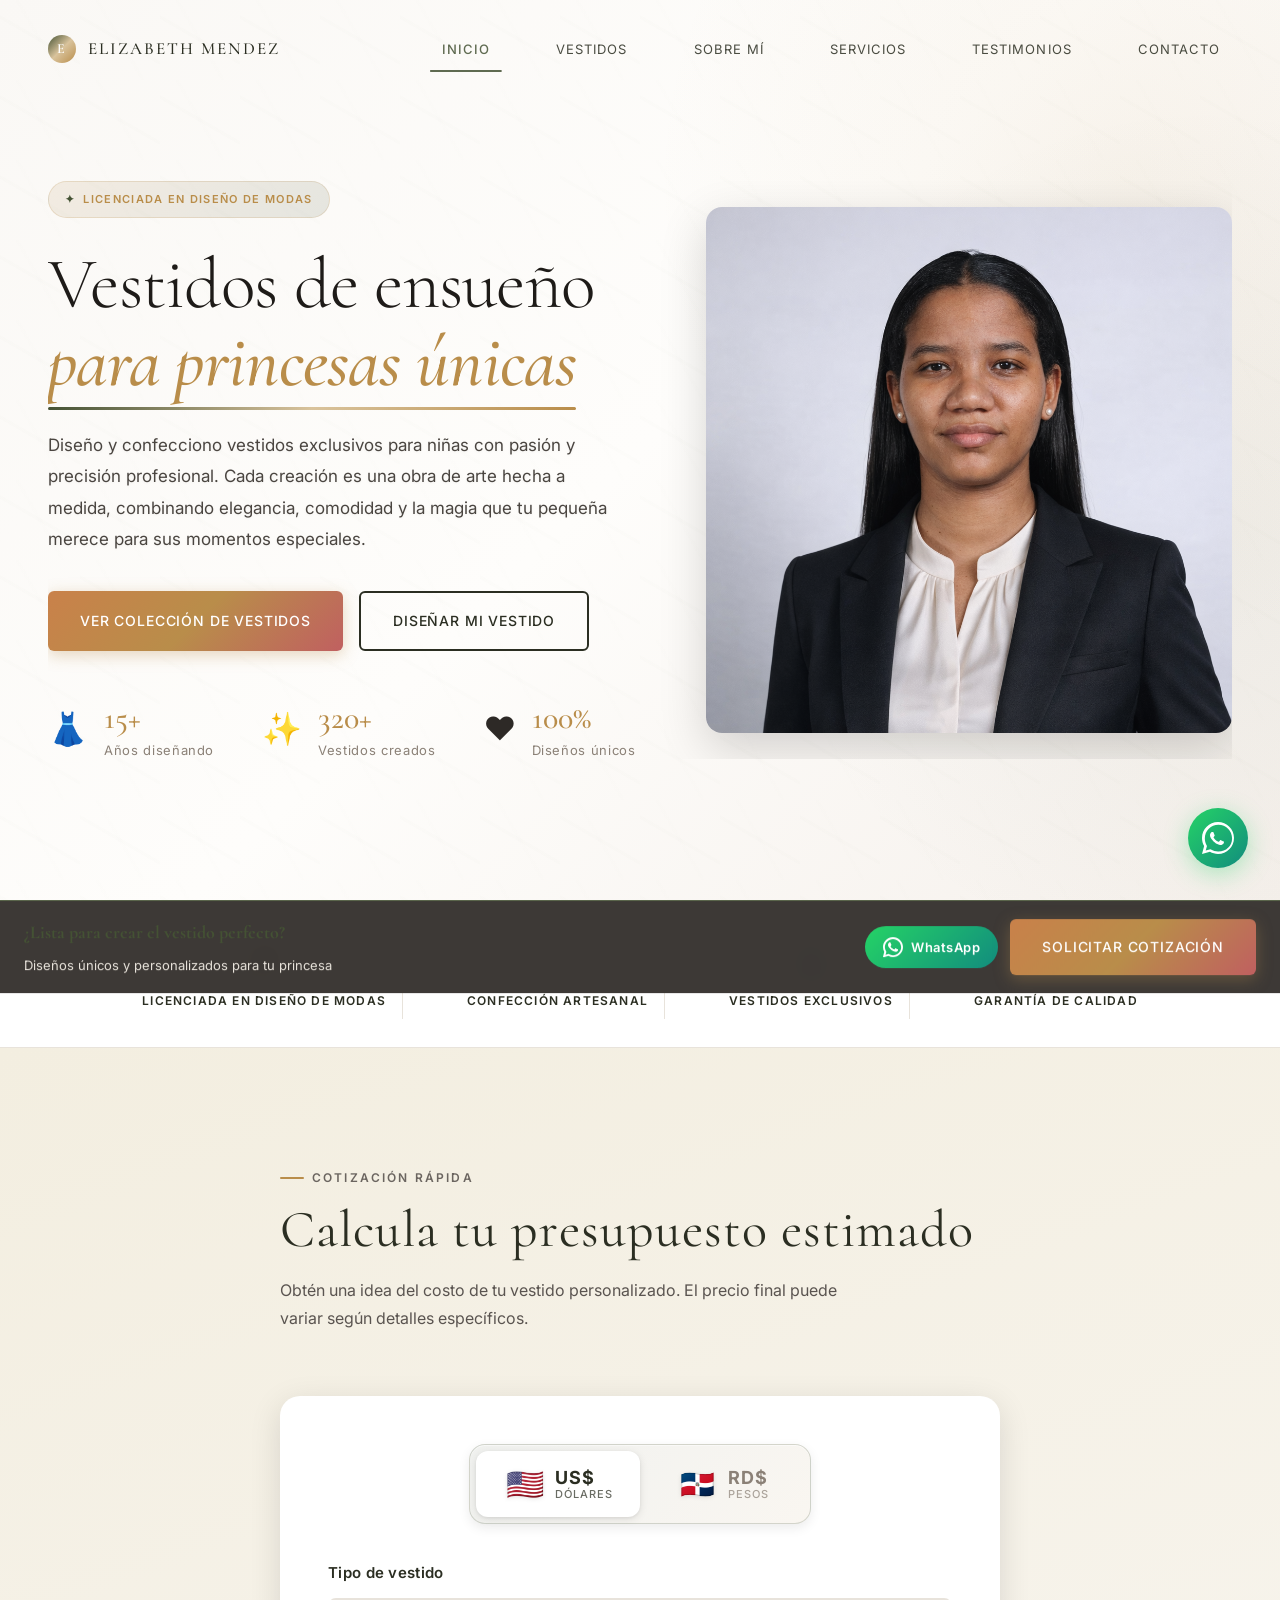
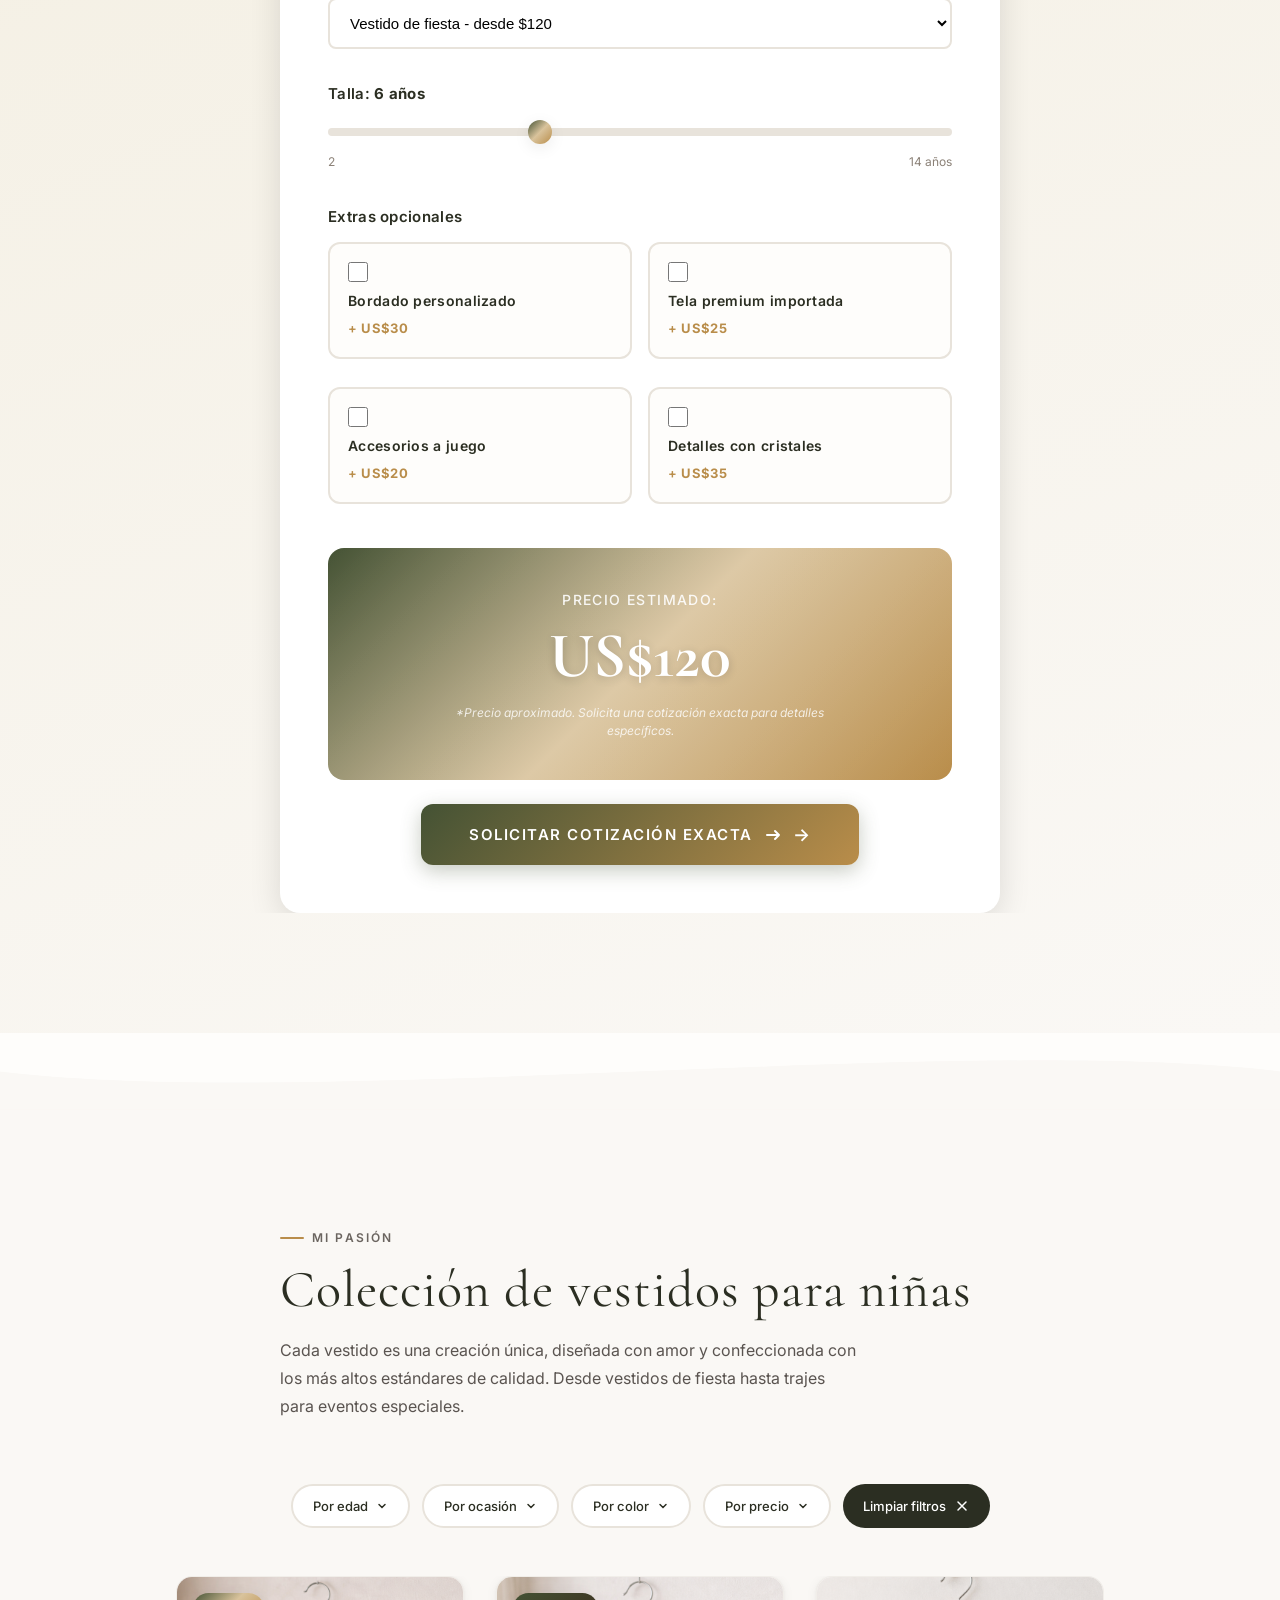
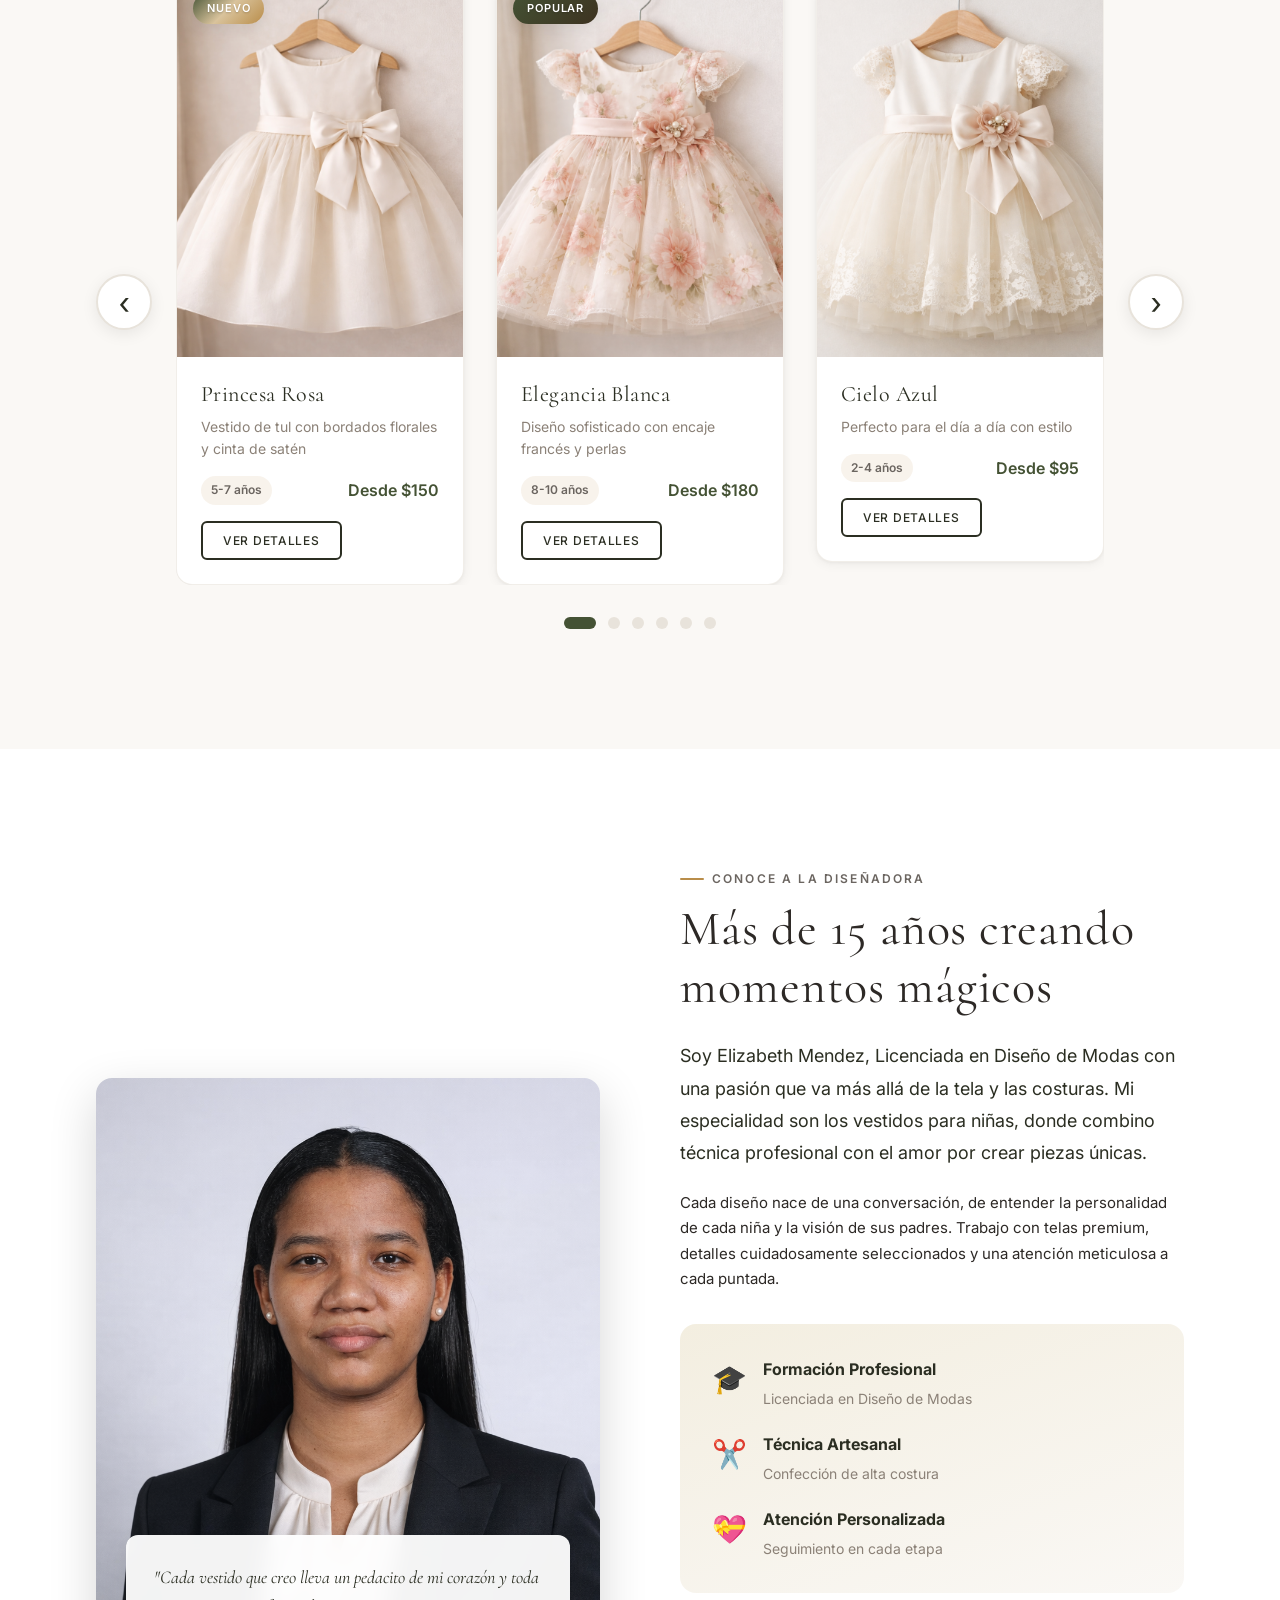
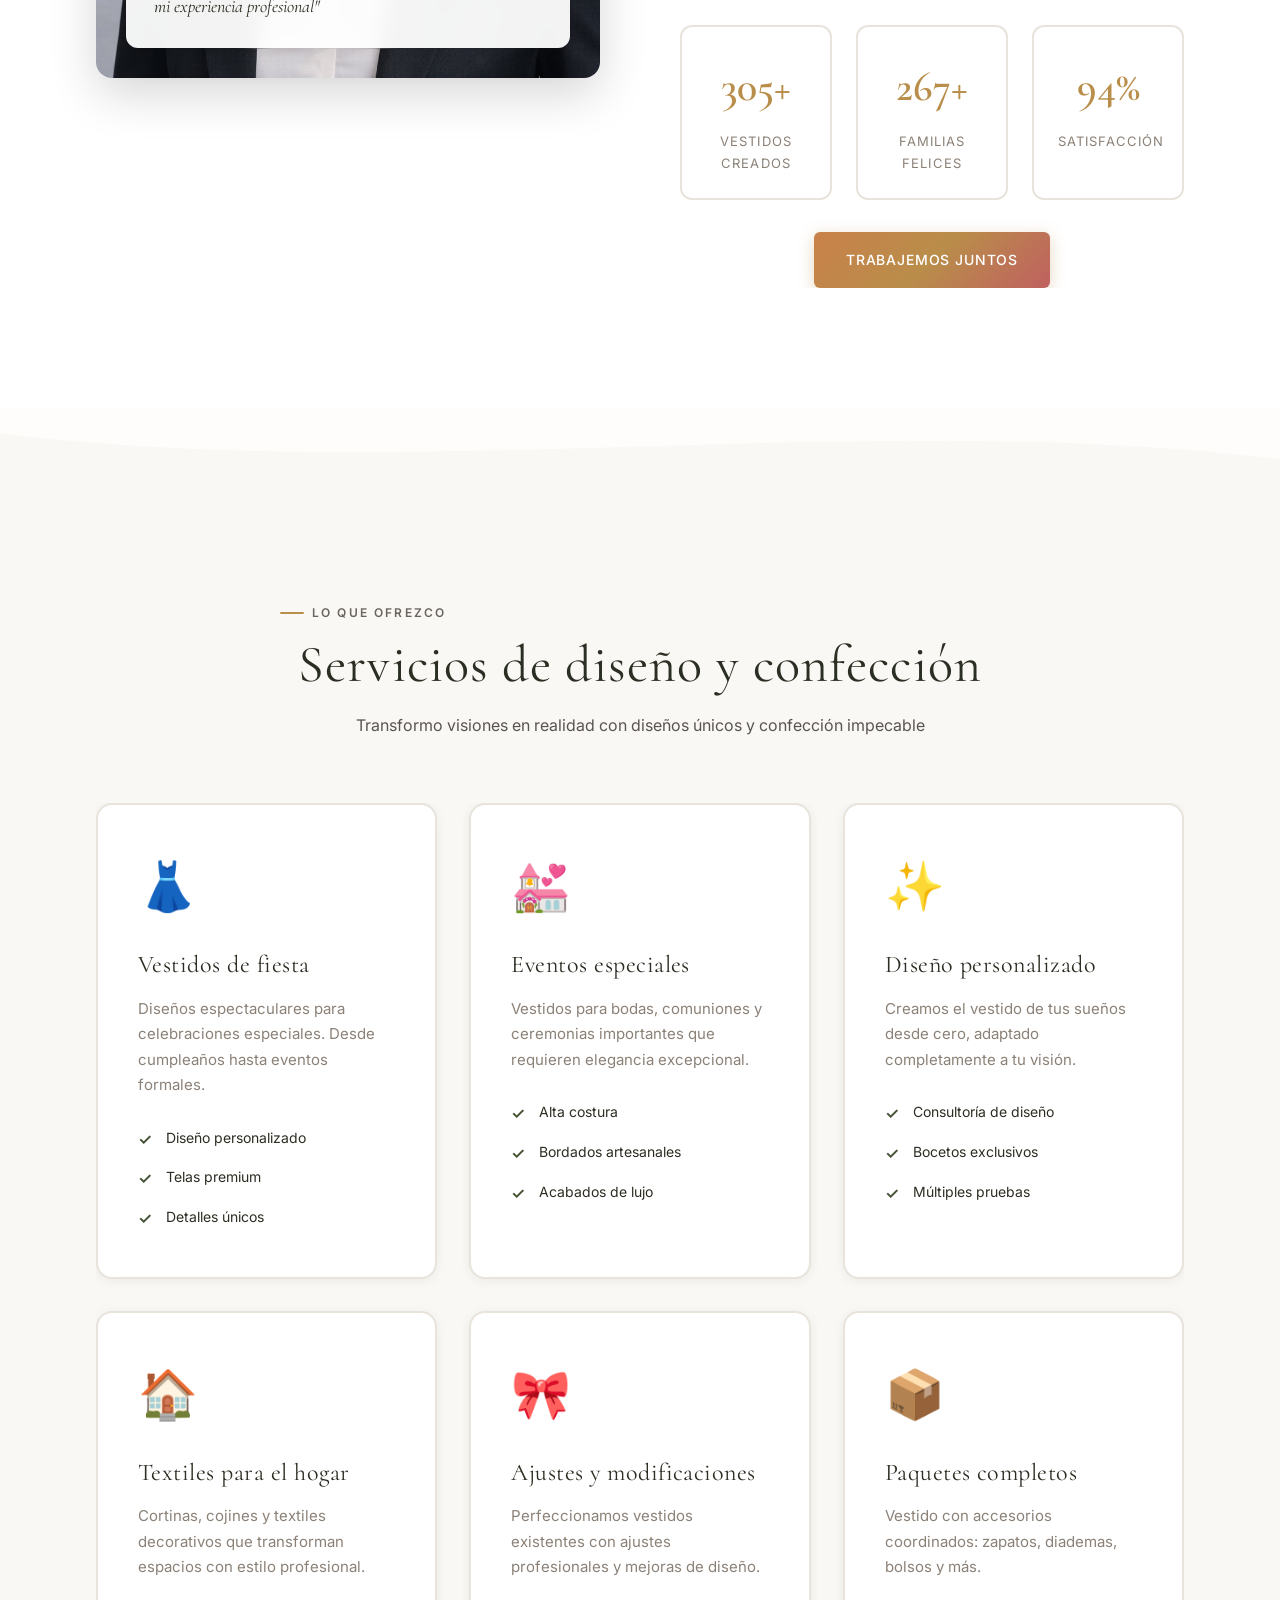
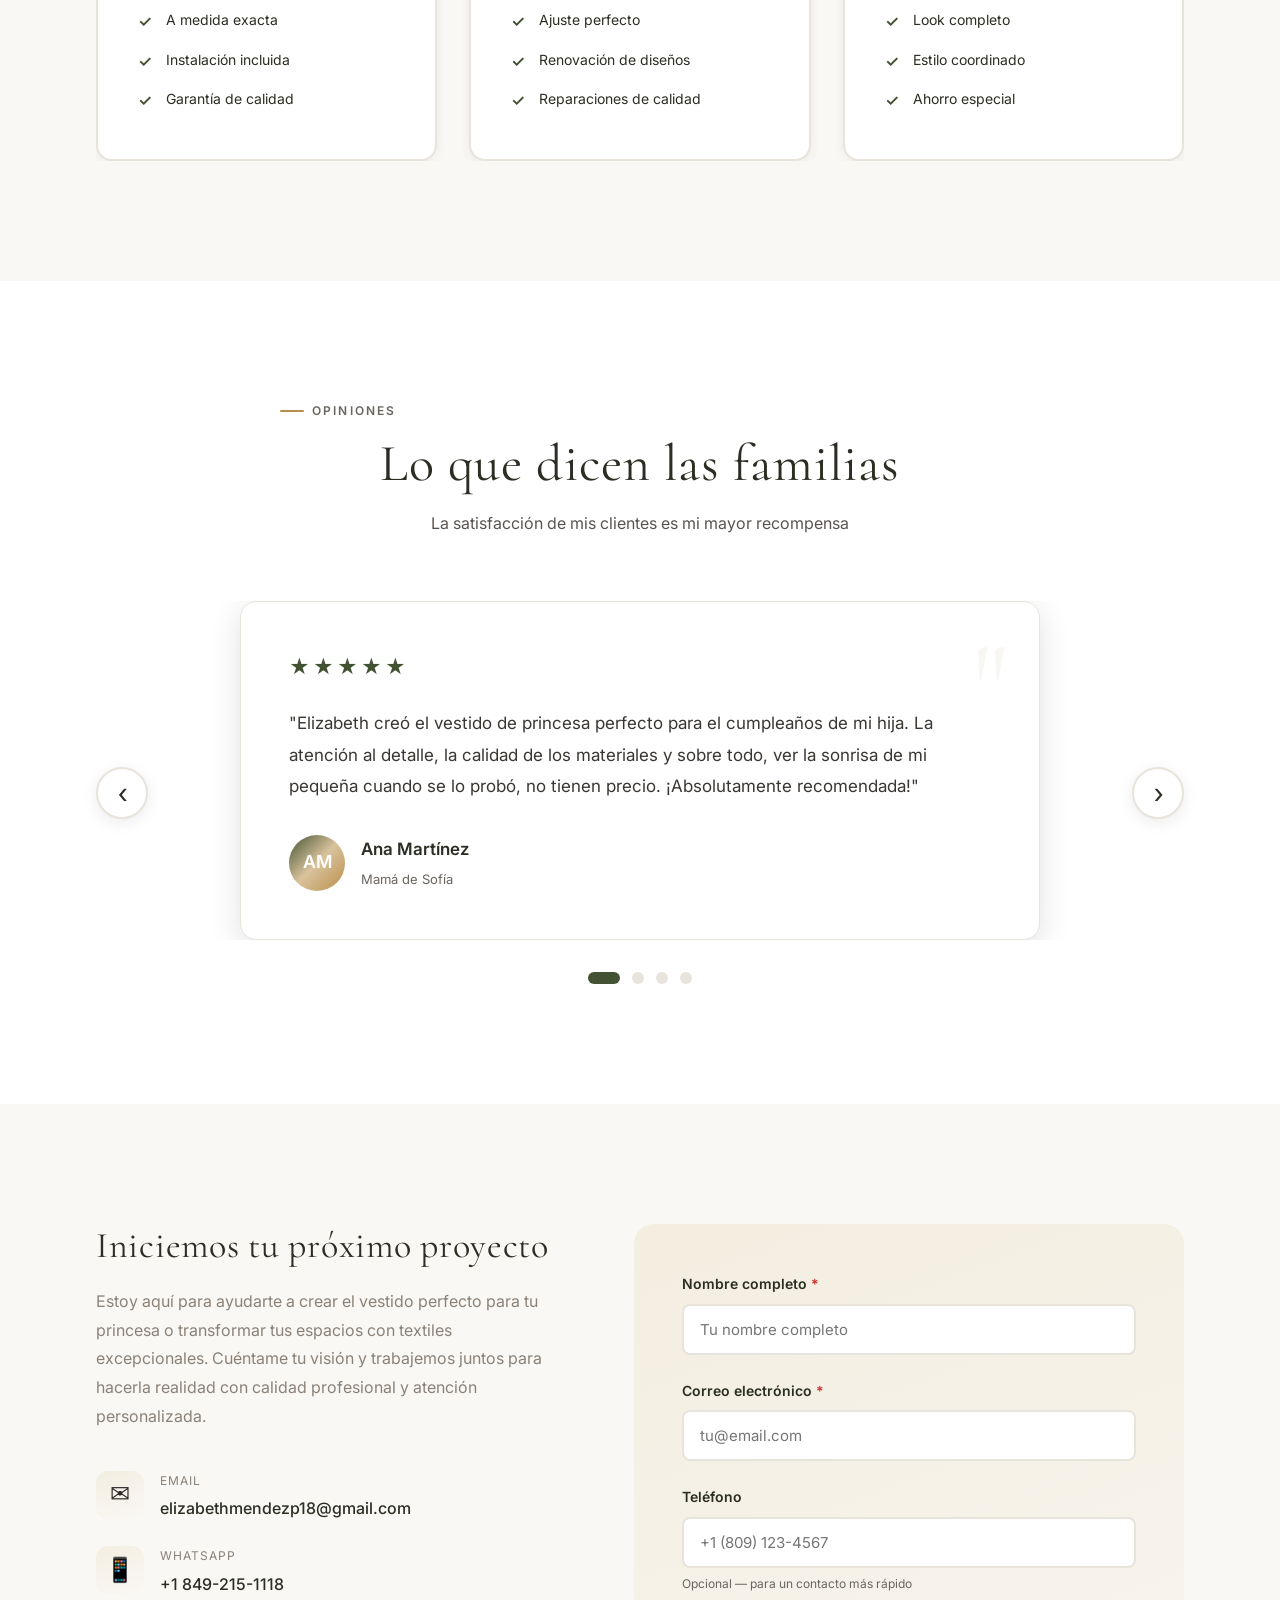
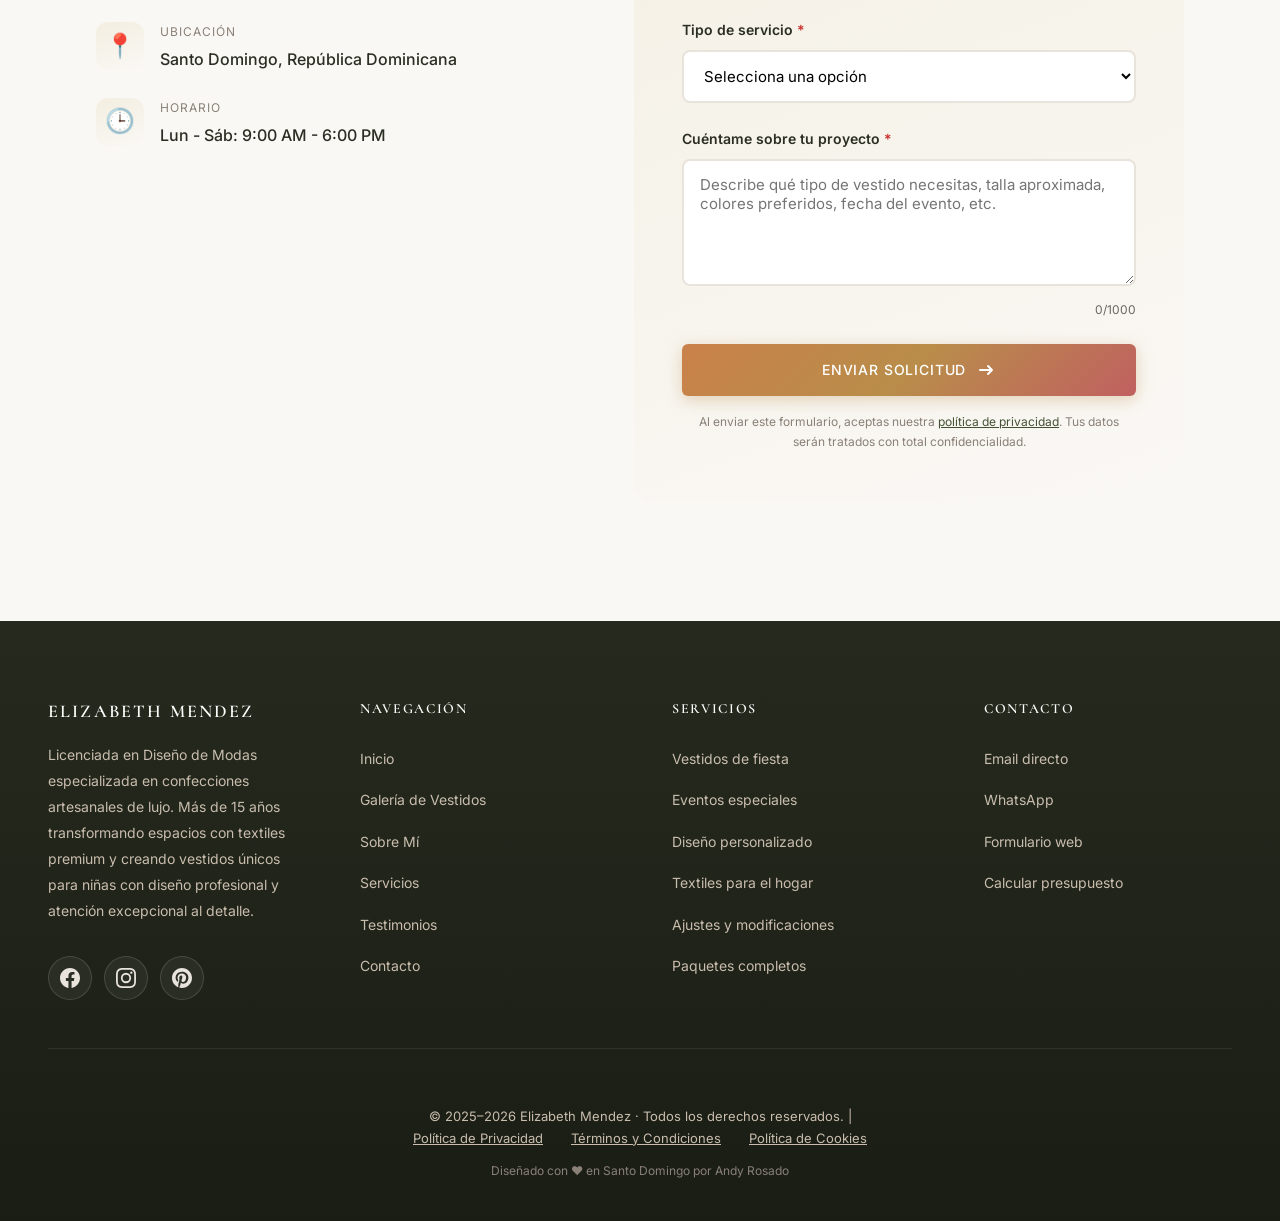
<file: index.html>
<!doctype html>
<html lang="es">
  <head>
    <meta charset="UTF-8" />
    <meta name="viewport" content="width=device-width, initial-scale=1.0" />

    <!-- SEO Mejorado -->
    <meta
      name="description"
      content="Elizabeth Mendez - Diseñadora de modas especializada en vestidos únicos para niñas. +15 años de experiencia, diseños personalizados, confección artesanal premium en Santo Domingo"
    />
    <meta
      name="keywords"
      content="vestidos niñas santo domingo, diseñadora modas, vestidos personalizados, ropa infantil lujo, vestidos fiesta niñas, diseño de modas dominicana"
    />
    <meta name="author" content="Elizabeth Mendez" />
    <link rel="canonical" href="https://elizabethmendez.com" />

    <!-- Open Graph / Facebook -->
    <meta property="og:type" content="website" />
    <meta property="og:url" content="https://elizabethmendez.com" />
    <meta
      property="og:title"
      content="Elizabeth Mendez - Vestidos de Ensueño para Niñas"
    />
    <meta
      property="og:description"
      content="Diseño y confecciono vestidos exclusivos para niñas con +15 años de experiencia. Cada creación es única."
    />
    <meta
      property="og:image"
      content="https://elizabethmendez.com/og-image.jpg"
    />

    <!-- Twitter -->
    <meta name="twitter:card" content="summary_large_image" />
    <meta name="twitter:url" content="https://elizabethmendez.com" />
    <meta
      name="twitter:title"
      content="Elizabeth Mendez - Diseñadora de Modas"
    />
    <meta
      name="twitter:description"
      content="Vestidos únicos para niñas - Diseños personalizados"
    />
    <meta
      name="twitter:image"
      content="https://elizabethmendez.com/twitter-card.jpg"
    />

    <title>Elizabeth Mendez · Licenciada en Diseño de Modas</title>

    <!-- Preconnect -->
    <link rel="preconnect" href="https://fonts.googleapis.com" />
    <link rel="preconnect" href="https://fonts.gstatic.com" crossorigin />

    <!-- Fonts -->
    <link
      href="https://fonts.googleapis.com/css2?family=Cormorant:wght@300;400;500;600&family=Inter:wght@300;400;500;600&display=swap"
      rel="stylesheet"
    />

    <!-- Stylesheet -->
    <link rel="stylesheet" href="./CSS/style1.css?v=2.6.0" />

    <!-- Favicons -->
    <link rel="icon" href="Imagenes/favicon_transparente.ico" type="image/x-icon" />
    <link rel="apple-touch-icon" href="Imagenes/favicon_transparente.ico" />

    <!-- PWA -->
    <link rel="manifest" href="./manifest.json" />
    <meta name="theme-color" content="#445234" />
    <meta name="apple-mobile-web-app-capable" content="yes" />
    <meta name="apple-mobile-web-app-status-bar-style" content="default" />
    <meta name="apple-mobile-web-app-title" content="Elizabeth Mendez" />
    <meta name="mobile-web-app-capable" content="yes" />

    <!-- Seguridad -->
    <meta http-equiv="X-Content-Type-Options" content="nosniff" />
    <meta name="referrer" content="strict-origin-when-cross-origin" />

    <!-- Scripts -->
    <script src="./js/mis_script.js?v=2.3.0" defer></script>

    <!-- Schema.org Structured Data -->
    <script type="application/ld+json">
      {
        "@context": "https://schema.org",
        "@type": "FashionStore",
        "name": "Elizabeth Mendez - Diseñadora de Modas",
        "image": "https://elizabethmendez.com/logo.png",
        "description": "Diseñadora de modas especializada en vestidos únicos para niñas",
        "address": {
          "@type": "PostalAddress",
          "addressLocality": "Santo Domingo",
          "addressRegion": "Santo Domingo",
          "addressCountry": "DO"
        },
        "telephone": "+1-849-215-1118",
        "email": "elizabethmendezp18@gmail.com",
        "priceRange": "$$",
        "openingHours": "Mo-Sa 09:00-18:00",
        "aggregateRating": {
          "@type": "AggregateRating",
          "ratingValue": "4.9",
          "reviewCount": "127"
        }
      }
    </script>
  </head>
  <body>
    <!-- Barra de progreso de scroll -->
    <div id="scroll-progress" aria-hidden="true"></div>

    <!-- Skip to content link (Accesibilidad) -->
    <a href="#main-content" class="skip-link">Saltar al contenido principal</a>

    <!-- WhatsApp Button -->
    <a
      href="#"
      class="whatsapp-btn"
      id="whatsappBtn"
      aria-label="Contactar por WhatsApp"
      target="_blank"
    >
      <svg viewBox="0 0 32 32" aria-hidden="true">
        <path
          d="M16 0c-8.837 0-16 7.163-16 16 0 2.825 0.737 5.607 2.137 8.048l-2.137 7.952 7.933-2.127c2.42 1.37 5.173 2.127 8.067 2.127 8.837 0 16-7.163 16-16s-7.163-16-16-16zM16 29.467c-2.482 0-4.908-0.646-7.07-1.87l-0.507-0.292-4.713 1.262 1.262-4.669-0.292-0.508c-1.207-2.100-1.847-4.507-1.847-6.957 0-7.51 6.11-13.621 13.621-13.621s13.621 6.11 13.621 13.621c0 7.51-6.11 13.034-13.621 13.034zM21.305 19.26c-0.346-0.174-2.049-1.007-2.366-1.123-0.316-0.116-0.547-0.174-0.776 0.174s-0.892 1.123-1.094 1.347c-0.201 0.227-0.401 0.254-0.748 0.080-0.346-0.174-1.461-0.539-2.785-1.722-1.031-0.922-1.727-2.061-1.929-2.407-0.201-0.346-0.022-0.533 0.152-0.707 0.156-0.155 0.346-0.401 0.518-0.601 0.174-0.201 0.231-0.346 0.346-0.573 0.116-0.227 0.058-0.427-0.028-0.601-0.087-0.174-0.776-1.87-1.063-2.565-0.28-0.672-0.56-0.58-0.776-0.591-0.201-0.010-0.428-0.012-0.656-0.012s-0.603 0.087-0.920 0.427c-0.316 0.346-1.206 1.179-1.206 2.873s1.235 3.333 1.406 3.561c0.174 0.227 2.424 3.767 5.876 5.281 0.821 0.355 1.462 0.566 1.962 0.724 0.825 0.262 1.577 0.225 2.168 0.137 0.662-0.099 2.049-0.838 2.335-1.646 0.289-0.808 0.289-1.501 0.201-1.646-0.086-0.146-0.315-0.232-0.662-0.406z"
        />
      </svg>
    </a>

    <!-- Scroll to Top -->
    <button class="scroll-top" id="scrollTop" aria-label="Volver arriba">
      <span aria-hidden="true">↑</span>
    </button>

    <!-- Sticky CTA -->
    <div class="sticky-cta" id="stickyCta" role="region" aria-label="Llamada a la acción">
      <div class="sticky-cta-content">
        <div class="sticky-cta-text">
          <strong>¿Lista para crear el vestido perfecto?</strong>
          <span>Diseños únicos y personalizados para tu princesa</span>
        </div>
        <div class="sticky-cta-actions">
          <!-- WhatsApp integrado en el CTA (solo desktop) -->
          <a
            href="#"
            id="stickyCTAWhatsapp"
            class="sticky-wa-btn"
            aria-label="Contactar por WhatsApp"
            target="_blank"
            rel="noopener"
          >
            <svg viewBox="0 0 24 24" fill="currentColor" aria-hidden="true">
              <path d="M17.472 14.382c-.297-.149-1.758-.867-2.03-.967-.273-.099-.471-.148-.67.15-.197.297-.767.966-.94 1.164-.173.199-.347.223-.644.075-.297-.15-1.255-.463-2.39-1.475-.883-.788-1.48-1.761-1.653-2.059-.173-.297-.018-.458.13-.606.134-.133.298-.347.446-.52.149-.174.198-.298.298-.497.099-.198.05-.371-.025-.52-.075-.149-.669-1.612-.916-2.207-.242-.579-.487-.5-.669-.51-.173-.008-.371-.01-.57-.01-.198 0-.52.074-.792.372-.272.297-1.04 1.016-1.04 2.479 0 1.462 1.065 2.875 1.213 3.074.149.198 2.096 3.2 5.077 4.487.709.306 1.262.489 1.694.625.712.227 1.36.195 1.871.118.571-.085 1.758-.719 2.006-1.413.248-.694.248-1.289.173-1.413-.074-.124-.272-.198-.57-.347z"/>
              <path d="M12 0C5.373 0 0 5.373 0 12c0 2.116.549 4.104 1.51 5.831L.057 23.25a.75.75 0 0 0 .952.92l5.556-1.79A11.942 11.942 0 0 0 12 24c6.627 0 12-5.373 12-12S18.627 0 12 0zm0 21.75a9.715 9.715 0 0 1-4.95-1.354l-.355-.21-3.685 1.188 1.109-3.61-.23-.372A9.716 9.716 0 0 1 2.25 12C2.25 6.615 6.615 2.25 12 2.25S21.75 6.615 21.75 12 17.385 21.75 12 21.75z"/>
            </svg>
            <span>WhatsApp</span>
          </a>
          <a href="#contacto" class="btn btn-primary sticky-quote-btn">Solicitar Cotización</a>
        </div>
      </div>
    </div>

    <!-- Notification Prompt -->
    <div
      class="notification-prompt"
      id="notificationPrompt"
      role="dialog"
      aria-labelledby="notif-title"
      aria-hidden="true"
    >
      <div class="prompt-content">
        <button
          class="prompt-close"
          aria-label="Cerrar"
          onclick="dismissPrompt()"
        >
          ×
        </button>
        <span class="prompt-icon">🔔</span>
        <h4 id="notif-title">¿Recibir notificaciones?</h4>
        <p>Te avisaremos cuando tengamos nuevos diseños exclusivos</p>
        <div class="prompt-buttons">
          <button class="btn btn-primary" onclick="subscribeNotifications()">
            Sí, quiero
          </button>
          <button class="btn btn-outline" onclick="dismissPrompt()">
            Ahora no
          </button>
        </div>
      </div>
    </div>

    <!-- Favorites Counter -->
    <button
      class="favorites-button"
      id="favoritesBtn"
      aria-label="Ver favoritos"
      style="display: none"
    >
      <span class="fav-icon">♥</span>
      <span class="favorites-counter" id="favoritesCounter">0</span>
    </button>

    <!-- Compare Bar -->
    <div
      class="compare-bar"
      id="compareBar"
      style="display: none"
      role="region"
      aria-label="Barra de comparación"
    >
      <div class="compare-items" id="compareItems"></div>
      <button class="btn btn-primary" onclick="showComparison()">
        Comparar (<span id="compareCount">0</span>)
      </button>
      <button class="btn btn-outline" onclick="clearComparison()">
        Limpiar
      </button>
    </div>

    <!-- Navigation -->
    <nav
      class="nav"
      id="navbar"
      role="navigation"
      aria-label="Navegación principal"
    >
      <div class="nav-inner">
        <div class="logo">
          <span class="logo-icon" aria-hidden="true">E</span>
          <span>ELIZABETH MENDEZ</span>
        </div>
        <ul class="nav-menu" id="navMenu">
          <li><a href="#inicio">Inicio</a></li>
          <li><a href="#galeria-vestidos">Vestidos</a></li>
          <li><a href="#sobre-mi">Sobre Mí</a></li>
          <li><a href="#servicios">Servicios</a></li>
          <li><a href="#testimonios">Testimonios</a></li>
          <li><a href="#contacto">Contacto</a></li>
        </ul>
        <button
          class="menu-toggle"
          id="menuToggle"
          aria-label="Abrir menú de navegación"
          aria-expanded="false"
        >
          <span></span>
          <span></span>
          <span></span>
        </button>
      </div>
    </nav>

    <!-- Overlay para menú móvil -->
    <div class="nav-overlay" id="navOverlay" aria-hidden="true"></div>

    <!-- Hero Section -->
    <section id="inicio" class="hero">
      <div class="hero-pattern" aria-hidden="true"></div>
      <div class="hero-container">
        <div class="hero-content">
          <div class="hero-badge">Licenciada en Diseño de Modas</div>
          <h1 class="hero-title">
            Vestidos de ensueño
            <span class="highlight">para princesas únicas</span>
          </h1>
          <p class="hero-description">
            Diseño y confecciono vestidos exclusivos para niñas con pasión y
            precisión profesional. Cada creación es una obra de arte hecha a
            medida, combinando elegancia, comodidad y la magia que tu pequeña
            merece para sus momentos especiales.
          </p>
          <div class="hero-ctas">
            <a href="#galeria-vestidos" class="btn btn-primary"
              >Ver colección de vestidos</a
            >
            <a href="#contacto" class="btn btn-outline">Diseñar mi vestido</a>
          </div>
          <div class="hero-features">
            <div class="feature-item">
              <div class="feature-icon" aria-hidden="true">👗</div>
              <div class="feature-text">
                <div class="feature-number">15+</div>
                <div class="feature-label">Años diseñando</div>
              </div>
            </div>
            <div class="feature-item">
              <div class="feature-icon" aria-hidden="true">✨</div>
              <div class="feature-text">
                <div class="feature-number">320+</div>
                <div class="feature-label">Vestidos creados</div>
              </div>
            </div>
            <div class="feature-item">
              <div class="feature-icon" aria-hidden="true">♥</div>
              <div class="feature-text">
                <div class="feature-number">100%</div>
                <div class="feature-label">Diseños únicos</div>
              </div>
            </div>
          </div>
        </div>
        <div class="hero-image">
          <img
            src="./Imagenes/LcdaElizabeth.png"
            alt="Elizabeth Mendez - Diseñadora profesional de vestidos para niñas"
            width="600"
            height="700"
            loading="eager"
            decoding="async"
          />
        </div>
      </div>
    </section>

    <!-- Trust Badges -->
    <div class="trust-badges" role="list">
      <div class="badge" role="listitem">
        <span class="badge-icon" aria-hidden="true">🎓</span>
        <span class="badge-text">Licenciada en Diseño de modas</span>
      </div>
      <div class="badge" role="listitem">
        <span class="badge-icon" aria-hidden="true">✂</span>
        <span class="badge-text">Confección Artesanal</span>
      </div>
      <div class="badge" role="listitem">
        <span class="badge-icon" aria-hidden="true">👗</span>
        <span class="badge-text">Vestidos Exclusivos</span>
      </div>
      <div class="badge" role="listitem">
        <span class="badge-icon" aria-hidden="true">✓</span>
        <span class="badge-text">Garantía de Calidad</span>
      </div>
    </div>

    <!-- Main Content -->
    <main id="main-content">
      <!-- Calculadora de Presupuesto -->
      <section class="quick-quote section" id="calculadora">
        <div class="container">
          <div class="section-header">
            <div class="section-eyebrow">Cotización Rápida</div>
            <h2 class="section-title">Calcula tu presupuesto estimado</h2>
            <p class="section-description">
              Obtén una idea del costo de tu vestido personalizado. El precio
              final puede variar según detalles específicos.
            </p>
          </div>

          <div class="quote-calculator">
            <form id="quickQuoteCalc" class="calculator-form">
              <div class="form-group">
                <label for="dressType">Tipo de vestido</label>
                <select id="dressType" name="dressType">
                  <option value="80">Vestido casual - desde $80</option>
                  <option value="120" selected>
                    Vestido de fiesta - desde $120
                  </option>
                  <option value="180">Evento especial - desde $180</option>
                  <option value="250">
                    Diseño completamente personalizado - desde $250
                  </option>
                </select>
              </div>

              <div class="form-group">
                <label for="sizeRange">
                  Talla: <strong id="sizeDisplay">6 años</strong>
                </label>
                <input
                  type="range"
                  min="2"
                  max="14"
                  value="6"
                  id="sizeRange"
                  name="size"
                  class="size-slider"
                />
                <div class="size-labels">
                  <span>2</span>
                  <span>14 años</span>
                </div>
              </div>

              <div class="form-group">
                <label>Extras opcionales</label>
                <div class="extras-grid">
                  <label class="extra-option">
                    <input type="checkbox" value="30" class="extra-checkbox" />
                    <span class="extra-label">
                      <span class="extra-name">Bordado personalizado</span>
                      <span class="extra-price">+$30</span>
                    </span>
                  </label>
                  <label class="extra-option">
                    <input type="checkbox" value="25" class="extra-checkbox" />
                    <span class="extra-label">
                      <span class="extra-name">Tela premium importada</span>
                      <span class="extra-price">+$25</span>
                    </span>
                  </label>
                  <label class="extra-option">
                    <input type="checkbox" value="20" class="extra-checkbox" />
                    <span class="extra-label">
                      <span class="extra-name">Accesorios a juego</span>
                      <span class="extra-price">+$20</span>
                    </span>
                  </label>
                  <label class="extra-option">
                    <input type="checkbox" value="35" class="extra-checkbox" />
                    <span class="extra-label">
                      <span class="extra-name">Detalles con cristales</span>
                      <span class="extra-price">+$35</span>
                    </span>
                  </label>
                </div>
              </div>

              <div class="estimated-result">
                <div class="result-label">Precio estimado:</div>
                <div class="result-price" id="totalPrice">$120</div>
                <p class="result-note">
                  *Precio aproximado. Solicita una cotización exacta para
                  detalles específicos.
                </p>
              </div>

              <button
                type="button"
                class="btn btn-primary btn-large"
                onclick="requestQuoteFromCalculator()"
              >
                <span>Solicitar cotización exacta</span>
                <svg width="20" height="20" viewBox="0 0 20 20" fill="none">
                  <path
                    d="M4 10h12m0 0l-4-4m4 4l-4 4"
                    stroke="currentColor"
                    stroke-width="2"
                    stroke-linecap="round"
                  />
                </svg>
              </button>
            </form>
          </div>
        </div>
      </section>

      <!-- Separador hero → galería -->
      <div class="wave-divider" aria-hidden="true">
        <svg viewBox="0 0 1440 60" preserveAspectRatio="none" xmlns="http://www.w3.org/2000/svg">
          <path d="M0,30 C360,60 1080,0 1440,30 L1440,60 L0,60 Z" fill="#faf8f5"/>
        </svg>
      </div>

      <!-- Galería de Vestidos con Filtros Inteligentes -->
      <section id="galeria-vestidos" class="galeria-vestidos section">
        <div class="container">
          <div class="section-header">
            <div class="section-eyebrow">Mi Pasión</div>
            <h2 class="section-title">Colección de vestidos para niñas</h2>
            <p class="section-description">
              Cada vestido es una creación única, diseñada con amor y
              confeccionada con los más altos estándares de calidad. Desde
              vestidos de fiesta hasta trajes para eventos especiales.
            </p>
          </div>

          <!-- Filtros Inteligentes -->
          <div
            class="smart-filters"
            role="group"
            aria-label="Filtros de vestidos"
          >
            <button
              class="filter-chip"
              data-filter="edad"
              aria-expanded="false"
            >
              <span>Por edad</span>
              <svg width="12" height="12" viewBox="0 0 12 12" fill="none">
                <path
                  d="M3 4.5L6 7.5L9 4.5"
                  stroke="currentColor"
                  stroke-width="1.5"
                  stroke-linecap="round"
                />
              </svg>
              <div class="chip-dropdown">
                <label><input type="checkbox" value="2-4" /> 2-4 años</label>
                <label><input type="checkbox" value="5-7" /> 5-7 años</label>
                <label><input type="checkbox" value="8-10" /> 8-10 años</label>
                <label
                  ><input type="checkbox" value="11-14" /> 11-14 años</label
                >
              </div>
            </button>

            <button
              class="filter-chip"
              data-filter="ocasion"
              aria-expanded="false"
            >
              <span>Por ocasión</span>
              <svg width="12" height="12" viewBox="0 0 12 12" fill="none">
                <path
                  d="M3 4.5L6 7.5L9 4.5"
                  stroke="currentColor"
                  stroke-width="1.5"
                  stroke-linecap="round"
                />
              </svg>
              <div class="chip-dropdown">
                <label><input type="checkbox" value="fiesta" /> Fiestas</label>
                <label><input type="checkbox" value="boda" /> Bodas</label>
                <label
                  ><input type="checkbox" value="comunion" /> Primera
                  comunión</label
                >
                <label
                  ><input type="checkbox" value="casual" /> Uso diario</label
                >
              </div>
            </button>

            <button
              class="filter-chip"
              data-filter="color"
              aria-expanded="false"
            >
              <span>Por color</span>
              <svg width="12" height="12" viewBox="0 0 12 12" fill="none">
                <path
                  d="M3 4.5L6 7.5L9 4.5"
                  stroke="currentColor"
                  stroke-width="1.5"
                  stroke-linecap="round"
                />
              </svg>
              <div class="chip-dropdown">
                <label class="color-option" style="--color: #ffb6c1"
                  ><input type="checkbox" value="rosa" />
                  <span class="color-dot"></span> Rosa</label
                >
                <label class="color-option" style="--color: #87ceeb"
                  ><input type="checkbox" value="azul" />
                  <span class="color-dot"></span> Azul</label
                >
                <label class="color-option" style="--color: #dda0dd"
                  ><input type="checkbox" value="morado" />
                  <span class="color-dot"></span> Morado</label
                >
                <label class="color-option" style="--color: #ffffff"
                  ><input type="checkbox" value="blanco" />
                  <span class="color-dot"></span> Blanco</label
                >
                <label class="color-option" style="--color: #ffd700"
                  ><input type="checkbox" value="dorado" />
                  <span class="color-dot"></span> Dorado</label
                >
                <label class="color-option" style="--color: #e63946"
                  ><input type="checkbox" value="rojo" />
                  <span class="color-dot"></span> Rojo</label
                >
              </div>
            </button>

            <button
              class="filter-chip"
              data-filter="precio"
              aria-expanded="false"
            >
              <span>Por precio</span>
              <svg width="12" height="12" viewBox="0 0 12 12" fill="none">
                <path
                  d="M3 4.5L6 7.5L9 4.5"
                  stroke="currentColor"
                  stroke-width="1.5"
                  stroke-linecap="round"
                />
              </svg>
              <div class="chip-dropdown">
                <label
                  ><input type="checkbox" value="0-100" /> Menos de $100</label
                >
                <label
                  ><input type="checkbox" value="100-150" /> $100 - $150</label
                >
                <label
                  ><input type="checkbox" value="150-200" /> $150 - $200</label
                >
                <label
                  ><input type="checkbox" value="200+" /> Más de $200</label
                >
              </div>
            </button>

            <button
              class="filter-reset"
              onclick="resetFilters()"
              aria-label="Limpiar filtros"
            >
              <span>Limpiar filtros</span>
              <svg width="16" height="16" viewBox="0 0 16 16" fill="none">
                <path
                  d="M12 4L4 12M4 4l8 8"
                  stroke="currentColor"
                  stroke-width="1.5"
                  stroke-linecap="round"
                />
              </svg>
            </button>
          </div>

          <div class="carousel-container">
            <button
              class="carousel-btn carousel-btn-prev"
              aria-label="Ver vestidos anteriores"
            >
              ‹
            </button>
            <button
              class="carousel-btn carousel-btn-next"
              aria-label="Ver siguientes vestidos"
            >
              ›
            </button>

            <div class="carousel-wrapper">
              <div class="carousel-track" id="carouselTrack">
                <!-- Vestido 1 -->
                <div class="carousel-slide">
                  <div
                    class="vestido-card"
                    data-id="vestido-1"
                    data-edad="5-7"
                    data-ocasion="fiesta"
                    data-color="rosa"
                    data-precio="150"
                  >
                    <div class="vestido-image">
                      <img
                        src="./Imagenes/vestido1.png"
                        alt="Vestido de princesa rosa con detalles florales"
                        loading="lazy"
                        width="400"
                        height="500"
                      />
                      <div class="vestido-badge">Nuevo</div>
                      <button
                        class="favorite-btn"
                        aria-label="Agregar a favoritos"
                        data-id="vestido-1"
                      >
                        <span class="fav-icon">♡</span>
                      </button>
                      <button
                        class="compare-btn"
                        aria-label="Agregar a comparación"
                        data-id="vestido-1"
                      >
                        <svg
                          width="20"
                          height="20"
                          viewBox="0 0 20 20"
                          fill="none"
                        >
                          <path
                            d="M3 10h14M10 3v14"
                            stroke="currentColor"
                            stroke-width="2"
                          />
                        </svg>
                      </button>
                    </div>
                    <div class="vestido-content">
                      <h3 class="vestido-name">Princesa Rosa</h3>
                      <p class="vestido-description">
                        Vestido de tul con bordados florales y cinta de satén
                      </p>
                      <div class="vestido-meta">
                        <span class="vestido-age">5-7 años</span>
                        <span class="vestido-price">Desde $150</span>
                      </div>
                      <button
                        class="btn btn-outline btn-small"
                        onclick="openQuickView('vestido-1')"
                      >
                        Ver detalles
                      </button>
                    </div>
                  </div>
                </div>

                <!-- Vestido 2 -->
                <div class="carousel-slide">
                  <div
                    class="vestido-card"
                    data-id="vestido-2"
                    data-edad="8-10"
                    data-ocasion="boda"
                    data-color="blanco"
                    data-precio="180"
                  >
                    <div class="vestido-image">
                      <img
                        src="./Imagenes/vestido2.png"
                        alt="Vestido blanco elegante para eventos especiales"
                        loading="lazy"
                        width="400"
                        height="500"
                      />
                      <div class="vestido-badge popular">Popular</div>
                      <button
                        class="favorite-btn"
                        aria-label="Agregar a favoritos"
                        data-id="vestido-2"
                      >
                        <span class="fav-icon">♡</span>
                      </button>
                      <button
                        class="compare-btn"
                        aria-label="Agregar a comparación"
                        data-id="vestido-2"
                      >
                        <svg
                          width="20"
                          height="20"
                          viewBox="0 0 20 20"
                          fill="none"
                        >
                          <path
                            d="M3 10h14M10 3v14"
                            stroke="currentColor"
                            stroke-width="2"
                          />
                        </svg>
                      </button>
                    </div>
                    <div class="vestido-content">
                      <h3 class="vestido-name">Elegancia Blanca</h3>
                      <p class="vestido-description">
                        Diseño sofisticado con encaje francés y perlas
                      </p>
                      <div class="vestido-meta">
                        <span class="vestido-age">8-10 años</span>
                        <span class="vestido-price">Desde $180</span>
                      </div>
                      <button
                        class="btn btn-outline btn-small"
                        onclick="openQuickView('vestido-2')"
                      >
                        Ver detalles
                      </button>
                    </div>
                  </div>
                </div>

                <!-- Vestido 3 -->
                <div class="carousel-slide">
                  <div
                    class="vestido-card"
                    data-id="vestido-3"
                    data-edad="2-4"
                    data-ocasion="casual"
                    data-color="azul"
                    data-precio="95"
                  >
                    <div class="vestido-image">
                      <img
                        src="./Imagenes/vestido3.png"
                        alt="Vestido azul casual con lazo"
                        loading="lazy"
                        width="400"
                        height="500"
                      />
                      <button
                        class="favorite-btn"
                        aria-label="Agregar a favoritos"
                        data-id="vestido-3"
                      >
                        <span class="fav-icon">♡</span>
                      </button>
                      <button
                        class="compare-btn"
                        aria-label="Agregar a comparación"
                        data-id="vestido-3"
                      >
                        <svg
                          width="20"
                          height="20"
                          viewBox="0 0 20 20"
                          fill="none"
                        >
                          <path
                            d="M3 10h14M10 3v14"
                            stroke="currentColor"
                            stroke-width="2"
                          />
                        </svg>
                      </button>
                    </div>
                    <div class="vestido-content">
                      <h3 class="vestido-name">Cielo Azul</h3>
                      <p class="vestido-description">
                        Perfecto para el día a día con estilo
                      </p>
                      <div class="vestido-meta">
                        <span class="vestido-age">2-4 años</span>
                        <span class="vestido-price">Desde $95</span>
                      </div>
                      <button
                        class="btn btn-outline btn-small"
                        onclick="openQuickView('vestido-3')"
                      >
                        Ver detalles
                      </button>
                    </div>
                  </div>
                </div>

                <!-- Vestido 4 -->
                <div class="carousel-slide">
                  <div
                    class="vestido-card"
                    data-id="vestido-4"
                    data-edad="11-14"
                    data-ocasion="comunion"
                    data-color="dorado"
                    data-precio="220"
                  >
                    <div class="vestido-image">
                      <img
                        src="./Imagenes/vestido4.png"
                        alt="Vestido dorado con detalles lujosos"
                        loading="lazy"
                        width="400"
                        height="500"
                      />
                      <div class="vestido-badge premium">Premium</div>
                      <button
                        class="favorite-btn"
                        aria-label="Agregar a favoritos"
                        data-id="vestido-4"
                      >
                        <span class="fav-icon">♡</span>
                      </button>
                      <button
                        class="compare-btn"
                        aria-label="Agregar a comparación"
                        data-id="vestido-4"
                      >
                        <svg
                          width="20"
                          height="20"
                          viewBox="0 0 20 20"
                          fill="none"
                        >
                          <path
                            d="M3 10h14M10 3v14"
                            stroke="currentColor"
                            stroke-width="2"
                          />
                        </svg>
                      </button>
                    </div>
                    <div class="vestido-content">
                      <h3 class="vestido-name">Dorado Imperial</h3>
                      <p class="vestido-description">
                        Lujo y distinción para ocasiones especiales
                      </p>
                      <div class="vestido-meta">
                        <span class="vestido-age">11-14 años</span>
                        <span class="vestido-price">Desde $220</span>
                      </div>
                      <button
                        class="btn btn-outline btn-small"
                        onclick="openQuickView('vestido-4')"
                      >
                        Ver detalles
                      </button>
                    </div>
                  </div>
                </div>

                <!-- Vestido 5 -->
                <div class="carousel-slide">
                  <div
                    class="vestido-card"
                    data-id="vestido-5"
                    data-edad="5-7"
                    data-ocasion="fiesta"
                    data-color="rosa"
                    data-precio="165"
                  >
                    <div class="vestido-image">
                      <img
                        src="./Imagenes/vestido5.png"
                        alt="Vestido de princesa rosa con tul esponjoso y detalles florales"
                        loading="lazy"
                        width="400"
                        height="500"
                      />
                      <div class="vestido-badge">Nuevo</div>
                      <button
                        class="favorite-btn"
                        aria-label="Agregar a favoritos"
                        data-id="vestido-5"
                      >
                        <span class="fav-icon">♡</span>
                      </button>
                      <button
                        class="compare-btn"
                        aria-label="Agregar a comparación"
                        data-id="vestido-5"
                      >
                        <svg width="20" height="20" viewBox="0 0 20 20" fill="none">
                          <path d="M3 10h14M10 3v14" stroke="currentColor" stroke-width="2"/>
                        </svg>
                      </button>
                    </div>
                    <div class="vestido-content">
                      <h3 class="vestido-name">Princesa de Ensueño</h3>
                      <p class="vestido-description">
                        Tul esponjoso con detalles florales artesanales, perfecto para sus momentos mágicos
                      </p>
                      <div class="vestido-meta">
                        <span class="vestido-age">5-7 años</span>
                        <span class="vestido-price">Desde $165</span>
                      </div>
                      <button
                        class="btn btn-outline btn-small"
                        onclick="openQuickView('vestido-5')"
                      >
                        Ver detalles
                      </button>
                    </div>
                  </div>
                </div>

                <!-- Vestido 6 -->
                <div class="carousel-slide">
                  <div
                    class="vestido-card"
                    data-id="vestido-6"
                    data-edad="5-7"
                    data-ocasion="fiesta"
                    data-color="rosa"
                    data-precio="175"
                  >
                    <div class="vestido-image">
                      <img
                        src="./Imagenes/vestido6.png"
                        alt="Vestido fucsia brillante con lazo y falda acampanada"
                        loading="lazy"
                        width="400"
                        height="500"
                      />
                      <div class="vestido-badge popular">Popular</div>
                      <button
                        class="favorite-btn"
                        aria-label="Agregar a favoritos"
                        data-id="vestido-6"
                      >
                        <span class="fav-icon">♡</span>
                      </button>
                      <button
                        class="compare-btn"
                        aria-label="Agregar a comparación"
                        data-id="vestido-6"
                      >
                        <svg width="20" height="20" viewBox="0 0 20 20" fill="none">
                          <path d="M3 10h14M10 3v14" stroke="currentColor" stroke-width="2"/>
                        </svg>
                      </button>
                    </div>
                    <div class="vestido-content">
                      <h3 class="vestido-name">Fucsia Glamour</h3>
                      <p class="vestido-description">
                        Vibrante y llamativa con falda acampanada y lazo decorativo
                      </p>
                      <div class="vestido-meta">
                        <span class="vestido-age">5-7 años</span>
                        <span class="vestido-price">Desde $175</span>
                      </div>
                      <button
                        class="btn btn-outline btn-small"
                        onclick="openQuickView('vestido-6')"
                      >
                        Ver detalles
                      </button>
                    </div>
                  </div>
                </div>

                <!-- Vestido 7 -->
                <div class="carousel-slide">
                  <div
                    class="vestido-card"
                    data-id="vestido-7"
                    data-edad="5-7"
                    data-ocasion="fiesta"
                    data-color="azul"
                    data-precio="160"
                  >
                    <div class="vestido-image">
                      <img
                        src="./Imagenes/vestido7.png"
                        alt="Vestido celeste con lazo y detalles de encaje para niña"
                        loading="lazy"
                        width="400"
                        height="500"
                      />
                      <div class="vestido-badge">Nuevo</div>
                      <button
                        class="favorite-btn"
                        aria-label="Agregar a favoritos"
                        data-id="vestido-7"
                      >
                        <span class="fav-icon">♡</span>
                      </button>
                      <button
                        class="compare-btn"
                        aria-label="Agregar a comparación"
                        data-id="vestido-7"
                      >
                        <svg width="20" height="20" viewBox="0 0 20 20" fill="none">
                          <path d="M3 10h14M10 3v14" stroke="currentColor" stroke-width="2"/>
                        </svg>
                      </button>
                    </div>
                    <div class="vestido-content">
                      <h3 class="vestido-name">Celeste Celebración</h3>
                      <p class="vestido-description">
                        Encaje y tul celeste para hacer de su cumpleaños un momento inolvidable
                      </p>
                      <div class="vestido-meta">
                        <span class="vestido-age">5-7 años</span>
                        <span class="vestido-price">Desde $160</span>
                      </div>
                      <button
                        class="btn btn-outline btn-small"
                        onclick="openQuickView('vestido-7')"
                      >
                        Ver detalles
                      </button>
                    </div>
                  </div>
                </div>

                <!-- Vestido 8 -->
                <div class="carousel-slide">
                  <div
                    class="vestido-card"
                    data-id="vestido-8"
                    data-edad="2-4"
                    data-ocasion="fiesta"
                    data-color="rojo"
                    data-precio="170"
                  >
                    <div class="vestido-image">
                      <img
                        src="./Imagenes/vestido8.png"
                        alt="Vestido rojo con volantes y flores decorativas para niña"
                        loading="lazy"
                        width="400"
                        height="500"
                      />
                      <div class="vestido-badge premium">Premium</div>
                      <button
                        class="favorite-btn"
                        aria-label="Agregar a favoritos"
                        data-id="vestido-8"
                      >
                        <span class="fav-icon">♡</span>
                      </button>
                      <button
                        class="compare-btn"
                        aria-label="Agregar a comparación"
                        data-id="vestido-8"
                      >
                        <svg width="20" height="20" viewBox="0 0 20 20" fill="none">
                          <path d="M3 10h14M10 3v14" stroke="currentColor" stroke-width="2"/>
                        </svg>
                      </button>
                    </div>
                    <div class="vestido-content">
                      <h3 class="vestido-name">Rosa Carmesí</h3>
                      <p class="vestido-description">
                        Volantes en capas y flores artesanales para una niña que brilla con luz propia
                      </p>
                      <div class="vestido-meta">
                        <span class="vestido-age">2-4 años</span>
                        <span class="vestido-price">Desde $170</span>
                      </div>
                      <button
                        class="btn btn-outline btn-small"
                        onclick="openQuickView('vestido-8')"
                      >
                        Ver detalles
                      </button>
                    </div>
                  </div>
                </div>
              </div>
            </div>

            <div
              class="carousel-dots"
              id="carouselDots"
              role="tablist"
              aria-label="Navegación del carrusel"
            ></div>
          </div>
        </div>
      </section>

      <!-- Sobre Mí -->
      <section id="sobre-mi" class="sobre-mi section">
        <div class="container">
          <div class="sobre-mi-container">
            <div class="sobre-mi-image-wrapper">
              <div class="sobre-mi-image">
                <img
                  src="./Imagenes/LcdaElizabeth.png"
                  alt="Elizabeth Mendez"
                  loading="lazy"
                  width="600"
                  height="700"
                />
                <div
                  class="sobre-mi-decorative-element"
                  aria-hidden="true"
                ></div>
              </div>
              <div class="sobre-mi-quote">
                <p>
                  "Cada vestido que creo lleva un pedacito de mi corazón y toda
                  mi experiencia profesional"
                </p>
              </div>
            </div>

            <div class="sobre-mi-content">
              <div class="section-eyebrow">Conoce a la Diseñadora</div>
              <h2 class="sobre-mi-title">
                Más de 15 años creando momentos mágicos
              </h2>

              <p class="lead-text">
                Soy Elizabeth Mendez, Licenciada en Diseño de Modas con una
                pasión que va más allá de la tela y las costuras. Mi
                especialidad son los vestidos para niñas, donde combino técnica
                profesional con el amor por crear piezas únicas.
              </p>

              <p>
                Cada diseño nace de una conversación, de entender la
                personalidad de cada niña y la visión de sus padres. Trabajo con
                telas premium, detalles cuidadosamente seleccionados y una
                atención meticulosa a cada puntada.
              </p>

              <div class="sobre-mi-destacados">
                <div class="destacado-item">
                  <span class="destacado-icon">🎓</span>
                  <div>
                    <strong>Formación Profesional</strong>
                    <p>Licenciada en Diseño de Modas</p>
                  </div>
                </div>
                <div class="destacado-item">
                  <span class="destacado-icon">✂️</span>
                  <div>
                    <strong>Técnica Artesanal</strong>
                    <p>Confección de alta costura</p>
                  </div>
                </div>
                <div class="destacado-item">
                  <span class="destacado-icon">💝</span>
                  <div>
                    <strong>Atención Personalizada</strong>
                    <p>Seguimiento en cada etapa</p>
                  </div>
                </div>
              </div>

              <div class="sobre-mi-stats">
                <div class="stat-item">
                  <div class="stat-number">320+</div>
                  <div class="stat-label">Vestidos creados</div>
                </div>
                <div class="stat-item">
                  <div class="stat-number">280+</div>
                  <div class="stat-label">Familias felices</div>
                </div>
                <div class="stat-item">
                  <div class="stat-number">98%</div>
                  <div class="stat-label">Satisfacción</div>
                </div>
              </div>

              <a href="#contacto" class="btn btn-primary">Trabajemos juntos</a>
            </div>
          </div>
        </div>
      </section>

      <!-- Separador sobre-mi → servicios -->
      <div class="wave-divider" aria-hidden="true">
        <svg viewBox="0 0 1440 60" preserveAspectRatio="none" xmlns="http://www.w3.org/2000/svg">
          <path d="M0,20 C480,60 960,0 1440,40 L1440,60 L0,60 Z" fill="#faf8f5"/>
        </svg>
      </div>

      <!-- Servicios -->
      <section id="servicios" class="section">
        <div class="container">
          <div class="section-header centered">
            <div class="section-eyebrow">Lo que ofrezco</div>
            <h2 class="section-title">Servicios de diseño y confección</h2>
            <p class="section-description">
              Transformo visiones en realidad con diseños únicos y confección
              impecable
            </p>
          </div>

          <div class="services-grid">
            <div class="service-card fade-in">
              <div class="service-icon">👗</div>
              <h3>Vestidos de fiesta</h3>
              <p>
                Diseños espectaculares para celebraciones especiales. Desde
                cumpleaños hasta eventos formales.
              </p>
              <ul class="service-features">
                <li>Diseño personalizado</li>
                <li>Telas premium</li>
                <li>Detalles únicos</li>
              </ul>
            </div>

            <div class="service-card fade-in">
              <div class="service-icon">💒</div>
              <h3>Eventos especiales</h3>
              <p>
                Vestidos para bodas, comuniones y ceremonias importantes que
                requieren elegancia excepcional.
              </p>
              <ul class="service-features">
                <li>Alta costura</li>
                <li>Bordados artesanales</li>
                <li>Acabados de lujo</li>
              </ul>
            </div>

            <div class="service-card fade-in">
              <div class="service-icon">✨</div>
              <h3>Diseño personalizado</h3>
              <p>
                Creamos el vestido de tus sueños desde cero, adaptado
                completamente a tu visión.
              </p>
              <ul class="service-features">
                <li>Consultoría de diseño</li>
                <li>Bocetos exclusivos</li>
                <li>Múltiples pruebas</li>
              </ul>
            </div>

            <div class="service-card fade-in">
              <div class="service-icon">🏠</div>
              <h3>Textiles para el hogar</h3>
              <p>
                Cortinas, cojines y textiles decorativos que transforman
                espacios con estilo profesional.
              </p>
              <ul class="service-features">
                <li>A medida exacta</li>
                <li>Instalación incluida</li>
                <li>Garantía de calidad</li>
              </ul>
            </div>

            <div class="service-card fade-in">
              <div class="service-icon">🎀</div>
              <h3>Ajustes y modificaciones</h3>
              <p>
                Perfeccionamos vestidos existentes con ajustes profesionales y
                mejoras de diseño.
              </p>
              <ul class="service-features">
                <li>Ajuste perfecto</li>
                <li>Renovación de diseños</li>
                <li>Reparaciones de calidad</li>
              </ul>
            </div>

            <div class="service-card fade-in">
              <div class="service-icon">📦</div>
              <h3>Paquetes completos</h3>
              <p>
                Vestido con accesorios coordinados: zapatos, diademas, bolsos y
                más.
              </p>
              <ul class="service-features">
                <li>Look completo</li>
                <li>Estilo coordinado</li>
                <li>Ahorro especial</li>
              </ul>
            </div>
          </div>
        </div>
      </section>

      <!-- Testimonios -->
      <section id="testimonios" class="testimonials section">
        <div class="container">
          <div class="section-header centered">
            <div class="section-eyebrow">Opiniones</div>
            <h2 class="section-title">Lo que dicen las familias</h2>
            <p class="section-description">
              La satisfacción de mis clientes es mi mayor recompensa
            </p>
          </div>

          <div class="testimonials-carousel-container">
            <button
              class="testimonial-btn testimonial-btn-prev"
              aria-label="Testimonio anterior"
            >
              ‹
            </button>
            <button
              class="testimonial-btn testimonial-btn-next"
              aria-label="Siguiente testimonio"
            >
              ›
            </button>

            <div class="testimonials-wrapper">
              <div class="testimonials-track" id="testimonialsTrack">
                <div class="testimonial-slide">
                  <div class="testimonial fade-in">
                    <div
                      class="testimonial-stars"
                      aria-label="5 de 5 estrellas"
                    >
                      ★★★★★
                    </div>
                    <p class="testimonial-quote">
                      "Elizabeth creó el vestido de princesa perfecto para el
                      cumpleaños de mi hija. La atención al detalle, la calidad
                      de los materiales y sobre todo, ver la sonrisa de mi
                      pequeña cuando se lo probó, no tienen precio.
                      ¡Absolutamente recomendada!"
                    </p>
                    <div class="testimonial-author">
                      <div class="testimonial-avatar" aria-hidden="true">
                        AM
                      </div>
                      <div class="testimonial-info">
                        <div class="testimonial-name">Ana Martínez</div>
                        <div class="testimonial-role">Mamá de Sofía</div>
                      </div>
                    </div>
                  </div>
                </div>
                <div class="testimonial-slide">
                  <div class="testimonial fade-in">
                    <div
                      class="testimonial-stars"
                      aria-label="5 de 5 estrellas"
                    >
                      ★★★★★
                    </div>
                    <p class="testimonial-quote">
                      "Contraté a Elizabeth para hacer las cortinas de toda mi
                      casa y el resultado superó mis expectativas. Su atención
                      al detalle, puntualidad y profesionalismo son
                      incomparables. Sin duda volveré a trabajar con ella."
                    </p>
                    <div class="testimonial-author">
                      <div class="testimonial-avatar" aria-hidden="true">
                        JG
                      </div>
                      <div class="testimonial-info">
                        <div class="testimonial-name">Jorge García</div>
                        <div class="testimonial-role">Proyecto Residencial</div>
                      </div>
                    </div>
                  </div>
                </div>
                <div class="testimonial-slide">
                  <div class="testimonial fade-in">
                    <div
                      class="testimonial-stars"
                      aria-label="5 de 5 estrellas"
                    >
                      ★★★★★
                    </div>
                    <p class="testimonial-quote">
                      "Mi hija necesitaba un vestido para su primera comunión y
                      Elizabeth hizo magia. Entendió perfectamente lo que
                      buscábamos y el resultado fue mejor de lo que imaginamos.
                      El vestido era una obra de arte."
                    </p>
                    <div class="testimonial-author">
                      <div class="testimonial-avatar" aria-hidden="true">
                        MR
                      </div>
                      <div class="testimonial-info">
                        <div class="testimonial-name">María Rodríguez</div>
                        <div class="testimonial-role">Mamá de Isabella</div>
                      </div>
                    </div>
                  </div>
                </div>
                <div class="testimonial-slide">
                  <div class="testimonial fade-in">
                    <div
                      class="testimonial-stars"
                      aria-label="5 de 5 estrellas"
                    >
                      ★★★★★
                    </div>
                    <p class="testimonial-quote">
                      "Elizabeth es una profesional excepcional. Diseñó vestidos
                      para mis tres hijas para una boda familiar y cada uno
                      reflejaba la personalidad de cada niña. Su trabajo es arte
                      puro. ¡Gracias Elizabeth!"
                    </p>
                    <div class="testimonial-author">
                      <div class="testimonial-avatar" aria-hidden="true">
                        CS
                      </div>
                      <div class="testimonial-info">
                        <div class="testimonial-name">Carmen Santos</div>
                        <div class="testimonial-role">
                          Mamá de tres princesas
                        </div>
                      </div>
                    </div>
                  </div>
                </div>
              </div>
            </div>

            <div
              class="testimonials-dots"
              id="testimonialsDots"
              role="tablist"
              aria-label="Navegación de testimonios"
            ></div>
          </div>
        </div>
      </section>

      <!-- Contact Section -->
      <section id="contacto" class="section contact-section">
        <div class="container">
          <div class="contact-grid">
            <div class="contact-info">
              <h3>Iniciemos tu próximo proyecto</h3>
              <p>
                Estoy aquí para ayudarte a crear el vestido perfecto para tu
                princesa o transformar tus espacios con textiles excepcionales.
                Cuéntame tu visión y trabajemos juntos para hacerla realidad con
                calidad profesional y atención personalizada.
              </p>
              <div class="contact-details">
                <div class="contact-item">
                  <div class="contact-icon" aria-hidden="true">✉</div>
                  <div class="contact-text">
                    <div class="contact-label">Email</div>
                    <div class="contact-value">
                      <a href="mailto:elizabethmendezp18@gmail.com"
                        >elizabethmendezp18@gmail.com</a
                      >
                    </div>
                  </div>
                </div>
                <div class="contact-item">
                  <div class="contact-icon" aria-hidden="true">📱</div>
                  <div class="contact-text">
                    <div class="contact-label">WhatsApp</div>
                    <div class="contact-value">
                      <a href="https://api.whatsapp.com/send?phone=+18492151118"
                        >+1 849-215-1118</a
                      >
                    </div>
                  </div>
                </div>
                <div class="contact-item">
                  <div class="contact-icon" aria-hidden="true">📍</div>
                  <div class="contact-text">
                    <div class="contact-label">Ubicación</div>
                    <div class="contact-value">
                      Santo Domingo, República Dominicana
                    </div>
                  </div>
                </div>
                <div class="contact-item">
                  <div class="contact-icon" aria-hidden="true">🕒</div>
                  <div class="contact-text">
                    <div class="contact-label">Horario</div>
                    <div class="contact-value">
                      Lun - Sáb: 9:00 AM - 6:00 PM
                    </div>
                  </div>
                </div>
              </div>
            </div>
            <div class="contact-form-wrapper">
              <!-- Región de estado del formulario para lectores de pantalla -->
              <div id="form-status" role="status" aria-live="polite" aria-atomic="true" class="sr-only"></div>

              <form
                id="contactForm"
                class="contact-form"
                action="envio-formulario.php"
                method="post"
                novalidate
                aria-label="Formulario de contacto"
              >
                <!-- Toast de resultado -->
              <div class="form-toast" id="formToast" role="alert" aria-live="assertive" aria-atomic="true">
                <span class="form-toast-icon" id="formToastIcon"></span>
                <span id="formToastMsg"></span>
              </div>

                <!-- CSRF token (se genera dinámicamente vía JS) -->
                <input type="hidden" name="csrf_token" id="csrfToken" />

                <!-- Honeypot mejorado (oculto para humanos) -->
                <div class="hp-field" aria-hidden="true">
                  <label for="website">No completar</label>
                  <input type="text" id="website" name="website" tabindex="-1" autocomplete="off" />
                </div>

                <div class="form-group">
                  <label for="nombre">
                    Nombre completo <span class="required" aria-label="obligatorio">*</span>
                  </label>
                  <input
                    type="text"
                    id="nombre"
                    name="nombre"
                    placeholder="Tu nombre completo"
                    required
                    aria-required="true"
                    aria-describedby="nombre-error"
                    autocomplete="name"
                    minlength="2"
                    maxlength="100"
                  />
                  <span class="error-message" id="nombre-error" role="alert" aria-live="polite"></span>
                  <span class="success-hint" id="nombre-ok" aria-hidden="true"></span>
                </div>

                <div class="form-group">
                  <label for="email">
                    Correo electrónico <span class="required" aria-label="obligatorio">*</span>
                  </label>
                  <input
                    type="email"
                    id="email"
                    name="email"
                    placeholder="tu@email.com"
                    required
                    aria-required="true"
                    aria-describedby="email-error"
                    autocomplete="email"
                  />
                  <span class="error-message" id="email-error" role="alert" aria-live="polite"></span>
                  <span class="success-hint" id="email-ok" aria-hidden="true"></span>
                </div>

                <div class="form-group">
                  <label for="telefono">Teléfono</label>
                  <input
                    type="tel"
                    id="telefono"
                    name="telefono"
                    placeholder="+1 (849) 000-0000"
                    aria-describedby="telefono-help"
                    autocomplete="tel"
                  />
                  <small id="telefono-help" class="form-help">Opcional — para un contacto más rápido</small>
                </div>

                <div class="form-group">
                  <label for="servicio">
                    Tipo de servicio <span class="required" aria-label="obligatorio">*</span>
                  </label>
                  <select
                    id="servicio"
                    name="servicio"
                    required
                    aria-required="true"
                    aria-describedby="servicio-error"
                  >
                    <option value="">Selecciona una opción</option>
                    <option value="vestido-fiesta">Vestido de fiesta</option>
                    <option value="evento-especial">Evento especial (boda, comunión)</option>
                    <option value="diseno-personalizado">Diseño completamente personalizado</option>
                    <option value="textiles-hogar">Textiles para el hogar</option>
                    <option value="ajustes">Ajustes y modificaciones</option>
                    <option value="otro">Otro</option>
                  </select>
                  <span class="error-message" id="servicio-error" role="alert" aria-live="polite"></span>
                </div>

                <div class="form-group">
                  <label for="mensaje">
                    Cuéntame sobre tu proyecto <span class="required" aria-label="obligatorio">*</span>
                  </label>
                  <textarea
                    id="mensaje"
                    name="mensaje"
                    rows="5"
                    placeholder="Describe qué tipo de vestido necesitas, talla aproximada, colores preferidos, fecha del evento, etc."
                    required
                    aria-required="true"
                    aria-describedby="mensaje-error mensaje-counter"
                    minlength="10"
                    maxlength="1000"
                  ></textarea>
                  <span class="error-message" id="mensaje-error" role="alert" aria-live="polite"></span>
                  <div class="char-counter" id="mensaje-counter" aria-live="polite" aria-atomic="true">
                    <span id="charCount">0</span>/1000
                  </div>
                </div>

                <button type="submit" class="btn btn-primary form-submit" id="submitBtn">
                  <span class="btn-text">Enviar solicitud</span>
                  <span class="btn-spinner" aria-hidden="true"></span>
                  <svg class="btn-arrow" width="20" height="20" viewBox="0 0 20 20" fill="none" aria-hidden="true">
                    <path d="M4 10h12m0 0l-4-4m4 4l-4 4" stroke="currentColor" stroke-width="2" stroke-linecap="round" />
                  </svg>
                </button>

                <p class="form-privacy">
                  Al enviar este formulario, aceptas nuestra
                  <a href="politica-privacidad.html">política de privacidad</a>.
                  Tus datos serán tratados con total confidencialidad.
                </p>
              </form>
            </div>
          </div>
        </div>
      </section>
    </main>

    <!-- Footer -->
    <footer role="contentinfo">
      <div class="footer-grid">
        <div class="footer-about">
          <h3>ELIZABETH MENDEZ</h3>
          <p>
            Licenciada en Diseño de Modas especializada en confecciones
            artesanales de lujo. Más de 15 años transformando espacios con
            textiles premium y creando vestidos únicos para niñas con diseño
            profesional y atención excepcional al detalle.
          </p>
          <div class="social-links" role="list">
            <a href="#" aria-label="Síguenos en Facebook" role="listitem">
              <svg
                width="20"
                height="20"
                viewBox="0 0 20 20"
                fill="currentColor"
              >
                <path
                  d="M20 10c0-5.523-4.477-10-10-10S0 4.477 0 10c0 4.991 3.657 9.128 8.438 9.878v-6.987h-2.54V10h2.54V7.797c0-2.506 1.492-3.89 3.777-3.89 1.094 0 2.238.195 2.238.195v2.46h-1.26c-1.243 0-1.63.771-1.63 1.562V10h2.773l-.443 2.89h-2.33v6.988C16.343 19.128 20 14.991 20 10z"
                />
              </svg>
            </a>
            <a href="#" aria-label="Síguenos en Instagram" role="listitem">
              <svg
                width="20"
                height="20"
                viewBox="0 0 20 20"
                fill="currentColor"
              >
                <path
                  d="M10 0C7.284 0 6.944.012 5.877.06 4.813.11 4.086.278 3.45.525a4.902 4.902 0 00-1.772 1.153A4.902 4.902 0 00.525 3.45C.278 4.086.11 4.813.06 5.877.012 6.944 0 7.284 0 10s.012 3.056.06 4.123c.05 1.064.218 1.791.465 2.427a4.902 4.902 0 001.153 1.772 4.902 4.902 0 001.772 1.153c.636.247 1.363.415 2.427.465C6.944 19.988 7.284 20 10 20s3.056-.012 4.123-.06c1.064-.05 1.791-.218 2.427-.465a4.902 4.902 0 001.772-1.153 4.902 4.902 0 001.153-1.772c.247-.636.415-1.363.465-2.427.048-1.067.06-1.407.06-4.123s-.012-3.056-.06-4.123c-.05-1.064-.218-1.791-.465-2.427a4.902 4.902 0 00-1.153-1.772A4.902 4.902 0 0016.55.525C15.914.278 15.187.11 14.123.06 13.056.012 12.716 0 10 0zm0 1.802c2.67 0 2.986.01 4.04.058.976.045 1.505.207 1.858.344.467.182.8.398 1.15.748.35.35.566.683.748 1.15.137.353.3.882.344 1.857.048 1.055.058 1.37.058 4.041 0 2.67-.01 2.986-.058 4.04-.045.976-.207 1.505-.344 1.858a3.097 3.097 0 01-.748 1.15c-.35.35-.683.566-1.15.748-.353.137-.882.3-1.857.344-1.054.048-1.37.058-4.041.058-2.67 0-2.987-.01-4.04-.058-.976-.045-1.505-.207-1.858-.344a3.097 3.097 0 01-1.15-.748 3.098 3.098 0 01-.748-1.15c-.137-.353-.3-.882-.344-1.857-.048-1.055-.058-1.37-.058-4.041 0-2.67.01-2.986.058-4.04.045-.976.207-1.505.344-1.858.182-.467.398-.8.748-1.15.35-.35.683-.566 1.15-.748.353-.137.882-.3 1.857-.344 1.055-.048 1.37-.058 4.041-.058zM10 4.865a5.135 5.135 0 100 10.27 5.135 5.135 0 000-10.27zm0 8.468a3.333 3.333 0 110-6.666 3.333 3.333 0 010 6.666zm6.538-8.671a1.2 1.2 0 11-2.4 0 1.2 1.2 0 012.4 0z"
                />
              </svg>
            </a>
            <a href="#" aria-label="Síguenos en Pinterest" role="listitem">
              <svg
                width="20"
                height="20"
                viewBox="0 0 20 20"
                fill="currentColor"
              >
                <path
                  d="M10 0C4.477 0 0 4.477 0 10c0 4.237 2.636 7.855 6.356 9.312-.088-.791-.167-2.005.035-2.868.181-.78 1.172-4.97 1.172-4.97s-.299-.6-.299-1.486c0-1.39.806-2.428 1.81-2.428.852 0 1.264.64 1.264 1.408 0 .858-.546 2.14-.828 3.33-.236.995.5 1.807 1.48 1.807 1.778 0 3.144-1.874 3.144-4.58 0-2.393-1.72-4.068-4.176-4.068-2.845 0-4.516 2.135-4.516 4.34 0 .859.331 1.781.745 2.281a.3.3 0 01.069.288l-.278 1.133c-.044.183-.145.223-.335.134-1.249-.581-2.03-2.407-2.03-3.874 0-3.154 2.292-6.052 6.608-6.052 3.469 0 6.165 2.473 6.165 5.776 0 3.447-2.173 6.22-5.19 6.22-1.013 0-1.965-.525-2.291-1.148l-.623 2.378c-.226.869-.835 1.958-1.244 2.621.937.29 1.931.446 2.962.446 5.523 0 10-4.477 10-10S15.523 0 10 0z"
                />
              </svg>
            </a>
          </div>
        </div>
        <div class="footer-section">
          <h4>Navegación</h4>
          <ul role="list">
            <li><a href="#inicio">Inicio</a></li>
            <li><a href="#galeria-vestidos">Galería de Vestidos</a></li>
            <li><a href="#sobre-mi">Sobre Mí</a></li>
            <li><a href="#servicios">Servicios</a></li>
            <li><a href="#testimonios">Testimonios</a></li>
            <li><a href="#contacto">Contacto</a></li>
          </ul>
        </div>
        <div class="footer-section">
          <h4>Servicios</h4>
          <ul role="list">
            <li><a href="#servicios">Vestidos de fiesta</a></li>
            <li><a href="#servicios">Eventos especiales</a></li>
            <li><a href="#servicios">Diseño personalizado</a></li>
            <li><a href="#servicios">Textiles para el hogar</a></li>
            <li><a href="#servicios">Ajustes y modificaciones</a></li>
            <li><a href="#servicios">Paquetes completos</a></li>
          </ul>
        </div>
        <div class="footer-section">
          <h4>Contacto</h4>
          <ul role="list">
            <li>
              <a href="mailto:elizabethmendezp18@gmail.com">Email directo</a>
            </li>
            <li>
              <a href="https://api.whatsapp.com/send?phone=+18492151118"
                >WhatsApp</a
              >
            </li>
            <li><a href="#contacto">Formulario web</a></li>
            <li><a href="#calculadora">Calcular presupuesto</a></li>
          </ul>
        </div>
      </div>
      <div class="footer-bottom">
        <p class="footer-legal">
          © 2025–2026 Elizabeth Mendez · Todos los derechos reservados. | <br/>
            <a href="politica-privacidad.html">Política de Privacidad</a>
            <a href="terminos-condiciones.html">Términos y Condiciones</a>
            <a href="politica-cookies.html">Política de Cookies</a>
        </p>
        <p class="footer-credits">
          Diseñado con <span aria-label="amor">♥</span> en Santo Domingo por Andy Rosado
        </p>
      </div>
    </footer>

    <!-- Quick View Modal -->
    <div
      class="modal"
      id="quickViewModal"
      role="dialog"
      aria-labelledby="modal-title"
      aria-hidden="true"
    >
      <div class="modal-overlay" onclick="closeQuickView()"></div>
      <div class="modal-content">
        <button
          class="modal-close"
          onclick="closeQuickView()"
          aria-label="Cerrar modal"
        >
          ×
        </button>
        <div class="modal-body" id="modalBody">
          <!-- Content will be loaded dynamically -->
        </div>
      </div>
    </div>

    <!-- Comparison Modal -->
    <div
      class="modal"
      id="comparisonModal"
      role="dialog"
      aria-labelledby="comparison-title"
      aria-hidden="true"
    >
      <div class="modal-overlay" onclick="closeComparison()"></div>
      <div class="modal-content comparison-content">
        <button
          class="modal-close"
          onclick="closeComparison()"
          aria-label="Cerrar comparación"
        >
          ×
        </button>
        <h3 id="comparison-title">Comparación de Vestidos</h3>
        <div class="comparison-grid" id="comparisonGrid">
          <!-- Content will be loaded dynamically -->
        </div>
      </div>
    </div>

    <!-- Favorites Modal -->
    <div
      class="modal"
      id="favoritesModal"
      role="dialog"
      aria-labelledby="favorites-title"
      aria-hidden="true"
    >
      <div class="modal-overlay" onclick="closeFavorites()"></div>
      <div class="modal-content">
        <button
          class="modal-close"
          onclick="closeFavorites()"
          aria-label="Cerrar favoritos"
        >
          ×
        </button>
        <h3 id="favorites-title">Mis Vestidos Favoritos</h3>
        <div class="favorites-grid" id="favoritesGrid">
          <!-- Content will be loaded dynamically -->
        </div>
      </div>
    </div>


    <!-- Service Worker Registration -->
    <script>
      if ("serviceWorker" in navigator) {
        window.addEventListener("load", () => {
          navigator.serviceWorker
            .register("./service-worker.js")
            .then(() => console.log("Service Worker registrado"))
            .catch((err) =>
              console.log("Error al registrar Service Worker:", err),
            );
        });
      }
    </script>
  </body>
</html>
</file>
<file: CSS/style1.css>
/* ============================================
   ELIZABETH MENDEZ - FASHION DESIGNER
   CSS Premium con Diseño Responsive MEJORADO
   ============================================ */

/* ============================================
   RESET & BASE STYLES
   ============================================ */
* {
    margin: 0;
    padding: 0;
    box-sizing: border-box;
}

:root {
    /* Colores Base */
    --cream: #FAF8F5;
    --warm-white: #FEFDFB;
    --beige: #E8E3DB;
    --taupe: #C9BDAE;
    --warm-gray: #8B8177;
    --charcoal: #2B2E22;
    --gold: #445234;
    --sage: #6E7C52;
    --terracotta: #B98D4A;

    /* Nuevos Colores Premium */
    --rose-gold: #D9C39C;
    --champagne: #F3EEE0;
    --bronze: #3D3220;
    --ivory: #FFFFF0;
    --dusty-rose: #C7A873;
    
    /* Colores de Estado */
    --success: #5CB85C;
    --error: #C9302C;
    --warning: #F0AD4E;
    --info: #5BC0DE;
    
    /* Gradientes Mejorados */
    --gradient-premium: linear-gradient(135deg, var(--gold) 0%, var(--rose-gold) 50%, var(--terracotta) 100%);
    --gradient-soft: linear-gradient(160deg, var(--champagne) 0%, var(--cream) 100%);
    --gradient-luxury: linear-gradient(135deg, var(--bronze) 0%, var(--gold) 100%);
    
    /* Tipografía */
    --serif: 'Cormorant', serif;
    --sans: 'Inter', -apple-system, BlinkMacSystemFont, 'Segoe UI', sans-serif;
    
    /* Sombras Mejoradas */
    --shadow-sm: 0 2px 8px rgba(0, 0, 0, 0.06);
    --shadow-md: 0 4px 16px rgba(0, 0, 0, 0.08);
    --shadow-lg: 0 8px 32px rgba(0, 0, 0, 0.12);
    --shadow-xl: 0 16px 48px rgba(0, 0, 0, 0.16);
    
    /* Transiciones */
    --transition-fast: 0.2s ease;
    --transition-base: 0.3s ease;
    --transition-slow: 0.5s ease;
}

html {
    scroll-behavior: smooth;
    overflow-x: hidden;
}

body {
    font-family: var(--sans);
    background: var(--warm-white);
    color: #2d2926;
    font-size: 15px;
    line-height: 1.7;
    -webkit-font-smoothing: antialiased;
    -moz-osx-font-smoothing: grayscale;
    overflow-x: hidden;
    width: 100%;
    max-width: 100vw;
}

/* ============================================
   BLOQUEO DE SCROLL CUANDO MENÚ MÓVIL ESTÁ ABIERTO
   ============================================ */
body.menu-open {
    overflow: hidden;
    position: fixed;
    width: 100%;
}

h1, h2, h3, h4, h5, h6 {
    font-family: var(--serif);
    font-weight: 400;
    letter-spacing: 0.02em;
    line-height: 1.2;
}

img {
    max-width: 100%;
    height: auto;
    display: block;
}

a {
    color: inherit;
    text-decoration: none;
}

button {
    font-family: inherit;
    cursor: pointer;
}

/* ============================================
   PREVENCIÓN DE OVERFLOW HORIZONTAL
   ============================================ */
.container,
.section,
.hero-container,
.footer-grid,
.services-grid,
.contact-grid {
    max-width: 100%;
    overflow-x: hidden;
}

/* ============================================
   SKIP LINK (Accesibilidad)
   ============================================ */
.skip-link {
    position: absolute;
    top: -100px;
    left: 0;
    background: var(--charcoal);
    color: white;
    padding: 12px 24px;
    z-index: 10000;
    font-weight: 600;
    border-radius: 0 0 8px 0;
    transition: top var(--transition-fast);
}

.skip-link:focus {
    top: 0;
    outline: 3px solid var(--gold);
    outline-offset: 0;
}

/* ============================================
   FOCUS STYLES (Accesibilidad Mejorada)
   ============================================ */
*:focus-visible {
    outline: 3px solid var(--gold);
    outline-offset: 4px;
    border-radius: 4px;
}

button:focus-visible,
a:focus-visible,
input:focus-visible,
textarea:focus-visible,
select:focus-visible {
    box-shadow: 0 0 0 4px rgba(68, 82, 52, 0.3);
}

/* ============================================
   UTILITY CLASSES
   ============================================ */
.container {
    max-width: 1440px;
    margin: 0 auto;
    padding: 0 clamp(20px, 4vw, 48px);
}

.section {
    padding: clamp(60px, 12vw, 120px) clamp(20px, 4vw, 48px);
}

.section-header {
    max-width: 720px;
    margin: 0 auto clamp(32px, 6vw, 64px);
}

.section-header.centered {
    text-align: center;
}

.section-eyebrow {
    font-size: clamp(10px, 2vw, 11px);
    letter-spacing: 0.15em;
    text-transform: uppercase;
    color: var(--terracotta);
    font-weight: 600;
    margin-bottom: 16px;
}

.section-title {
    font-size: clamp(28px, 6vw, 52px);
    margin-bottom: clamp(16px, 3vw, 24px);
    color: var(--charcoal);
    word-wrap: break-word;
    overflow-wrap: break-word;
}

.section-description {
    font-size: clamp(15px, 2.5vw, 17px);
    color: var(--warm-gray);
    line-height: 1.8;
}

.required {
    color: var(--error);
}

/* ============================================
   BUTTONS
   ============================================ */
.btn {
    display: inline-flex;
    align-items: center;
    justify-content: center;
    gap: 10px;
    padding: clamp(12px, 2vw, 16px) clamp(20px, 4vw, 32px);
    font-size: clamp(12px, 2vw, 14px);
    font-weight: 500;
    letter-spacing: 0.08em;
    text-transform: uppercase;
    border: none;
    border-radius: 6px;
    transition: all var(--transition-base);
    cursor: pointer;
    white-space: nowrap;
    max-width: 100%;
}

.btn-primary {
    background: var(--gradient-premium);
    color: white;
    position: relative;
    overflow: hidden;
    box-shadow: 0 4px 16px rgba(185, 141, 74, 0.25);
}

.btn-primary::before {
    content: '';
    position: absolute;
    inset: 0;
    background: linear-gradient(135deg, transparent, rgba(255,255,255,0.3), transparent);
    transform: translateX(-100%);
    transition: transform 0.6s;
}

.btn-primary:hover::before {
    transform: translateX(100%);
}

.btn-primary:hover {
    transform: translateY(-2px);
    box-shadow: 0 8px 24px rgba(185, 141, 74, 0.35);
}

.btn-outline {
    background: transparent;
    border: 2px solid var(--charcoal);
    color: var(--charcoal);
}

.btn-outline:hover {
    background: var(--charcoal);
    color: white;
    transform: translateY(-2px);
}

.btn-small {
    padding: 10px 20px;
    font-size: 12px;
}

.btn-large {
    padding: clamp(16px, 3vw, 20px) clamp(28px, 5vw, 40px);
    font-size: clamp(13px, 2.5vw, 15px);
}

/* ============================================
   WHATSAPP BUTTON - RESPONSIVE
   ============================================ */
.whatsapp-btn {
    position: fixed;
    bottom: clamp(20px, 4vw, 32px);
    right: clamp(16px, 3vw, 32px);
    width: clamp(48px, 8vw, 60px);
    height: clamp(48px, 8vw, 60px);
    background: linear-gradient(135deg, #25D366, #128C7E);
    border-radius: 50%;
    display: flex;
    align-items: center;
    justify-content: center;
    box-shadow: 0 6px 24px rgba(37, 211, 102, 0.35);
    z-index: 999;
    transition: all var(--transition-base);
    animation: pulse-wa 2s infinite;
}

.whatsapp-btn::before {
    content: '';
    position: absolute;
    inset: -8px;
    border-radius: 50%;
    border: 2px solid #25D366;
    opacity: 0;
    animation: ping 2s cubic-bezier(0, 0, 0.2, 1) infinite;
}

@keyframes pulse-wa {
    0%, 100% { transform: scale(1); }
    50% { transform: scale(1.05); }
}

@keyframes ping {
    75%, 100% {
        transform: scale(1.5);
        opacity: 0;
    }
}

.whatsapp-btn:hover {
    transform: translateY(-4px);
    box-shadow: 0 10px 32px rgba(37, 211, 102, 0.45);
}

.whatsapp-btn svg {
    width: clamp(24px, 5vw, 32px);
    height: clamp(24px, 5vw, 32px);
    fill: white;
}

/* ============================================
   SCROLL TO TOP - RESPONSIVE
   ============================================ */
.scroll-top {
    position: fixed;
    bottom: clamp(90px, 15vw, 110px);
    right: clamp(16px, 3vw, 32px);
    width: clamp(40px, 7vw, 48px);
    height: clamp(40px, 7vw, 48px);
    background: linear-gradient(135deg, var(--charcoal), #2d2926);
    border-radius: 50%;
    display: flex;
    align-items: center;
    justify-content: center;
    color: var(--gold);
    opacity: 0;
    visibility: hidden;
    transition: all var(--transition-base);
    z-index: 998;
    border: 1px solid rgba(68, 82, 52, 0.2);
    font-size: clamp(16px, 3vw, 20px);
}

.scroll-top.visible {
    opacity: 1;
    visibility: visible;
}

.scroll-top:hover {
    transform: translateY(-4px);
    box-shadow: 0 8px 24px rgba(58, 54, 50, 0.3);
}

/* ============================================
   STICKY CTA - MEJORADO PARA MÓVIL
   ============================================ */
.sticky-cta {
    position: fixed;
    bottom: 0;
    left: 0;
    right: 0;
    background: rgba(58, 54, 50, 0.98);
    backdrop-filter: blur(12px);
    padding: clamp(12px, 2vw, 16px) clamp(16px, 3vw, 24px);
    transform: translateY(100%);
    transition: transform 0.4s ease;
    z-index: 997;
    border-top: 1px solid var(--gold);
}

.sticky-cta.visible {
    transform: translateY(0);
}

.sticky-cta-content {
    max-width: 1440px;
    margin: 0 auto;
    display: flex;
    justify-content: space-between;
    align-items: center;
    gap: clamp(12px, 3vw, 20px);
    flex-wrap: wrap;
}

.sticky-cta-text {
    color: var(--warm-white);
    flex: 1;
    min-width: 0;
}

.sticky-cta-text strong {
    font-family: var(--serif);
    font-size: clamp(14px, 3vw, 18px);
    color: var(--gold);
    display: block;
    margin-bottom: 4px;
}

.sticky-cta-text span {
    font-size: clamp(11px, 2vw, 13px);
    color: var(--beige);
}

/* Se oculta cuando llegamos al footer */
.sticky-cta.hide {
    transform: translateY(100%);
    opacity: 0;
    pointer-events: none;
}

/* Acciones del CTA: WhatsApp + Botón */
.sticky-cta-actions {
    display: flex;
    align-items: center;
    gap: 12px;
    flex-shrink: 0;
}

/* Botón WhatsApp dentro del CTA (solo desktop) */
.sticky-wa-btn {
    display: flex;
    align-items: center;
    gap: 8px;
    background: linear-gradient(135deg, #25D366, #128C7E);
    color: white;
    padding: 10px 18px;
    border-radius: 999px;
    font-size: 13px;
    font-weight: 600;
    letter-spacing: 0.5px;
    text-decoration: none;
    transition: all 0.25s ease;
    white-space: nowrap;
}

.sticky-wa-btn svg {
    width: 20px;
    height: 20px;
    fill: white;
    flex-shrink: 0;
}

.sticky-wa-btn:hover {
    transform: translateY(-2px);
    box-shadow: 0 6px 20px rgba(37, 211, 102, 0.4);
    filter: brightness(1.08);
}

/* ─── Separación automática: cuando el CTA es visible,
       el botón flotante de WhatsApp sube para no quedar debajo ─── */

/* Transición suave en el bottom */
.whatsapp-btn,
.scroll-top {
    transition: bottom 0.4s ease, opacity var(--transition-base),
                visibility var(--transition-base), transform var(--transition-base);
}

/* Con :has() (Chrome 105+, Safari 15.4+, FF 121+)
   cuando el CTA está visible: subir el botón flotante
   lo suficiente para no quedar bajo la barra (~70px) */
body:has(#stickyCta.visible) .whatsapp-btn {
    bottom: calc(70px + clamp(20px, 4vw, 32px));
}

body:has(#stickyCta.visible) .scroll-top {
    bottom: calc(70px + clamp(90px, 15vw, 110px));
}

/* En móvil: ocultamos el botón flotante cuando el CTA esté visible
   (ya está dentro del CTA, sería redundante) */
@media (max-width: 768px) {
    body:has(#stickyCta.visible) .whatsapp-btn {
        opacity: 0;
        pointer-events: none;
        visibility: hidden;
    }

    /* En móvil ocultamos el botón WhatsApp dentro del CTA
       (espacio reducido — solo el botón de cotización) */
    .sticky-wa-btn {
        display: none;
    }

    /* El botón de cotización ocupa el ancho posible */
    .sticky-quote-btn {
        width: 100%;
        text-align: center;
        justify-content: center;
    }

    .sticky-cta-actions {
        width: 100%;
    }

    .sticky-cta-content {
        flex-direction: column;
        align-items: flex-start;
        gap: 10px;
    }
}

/* ============================================
   NOTIFICATION PROMPT - RESPONSIVE
   ============================================ */
.notification-prompt {
    position: fixed;
    bottom: clamp(160px, 25vw, 200px);
    right: clamp(16px, 3vw, 32px);
    background: white;
    border-radius: 16px;
    box-shadow: var(--shadow-xl);
    padding: clamp(16px, 3vw, 24px);
    max-width: min(320px, calc(100vw - 32px));
    z-index: 996;
    opacity: 0;
    visibility: hidden;
    transform: translateY(20px) scale(0.95);
    transition: all var(--transition-base);
}

.notification-prompt.visible {
    opacity: 1;
    visibility: visible;
    transform: translateY(0) scale(1);
}

.notification-prompt .prompt-close {
    position: absolute;
    top: 8px;
    right: 8px;
    background: transparent;
    border: none;
    font-size: 20px;
    color: var(--warm-gray);
    cursor: pointer;
    width: 28px;
    height: 28px;
    display: flex;
    align-items: center;
    justify-content: center;
    border-radius: 50%;
    transition: all var(--transition-fast);
}

.notification-prompt .prompt-close:hover {
    background: var(--beige);
    color: var(--charcoal);
}

.notification-prompt .prompt-icon {
    font-size: clamp(36px, 6vw, 48px);
    display: block;
    text-align: center;
    margin-bottom: 12px;
}

.notification-prompt h4 {
    font-size: clamp(16px, 3vw, 20px);
    margin-bottom: 8px;
    color: var(--charcoal);
    text-align: center;
}

.notification-prompt p {
    font-size: clamp(12px, 2.5vw, 14px);
    color: var(--warm-gray);
    margin-bottom: 16px;
    text-align: center;
}

.notification-prompt .prompt-buttons {
    display: flex;
    gap: 8px;
    flex-wrap: wrap;
}

.notification-prompt .btn {
    flex: 1;
    min-width: 100px;
    padding: 10px 12px;
    font-size: 11px;
}

/* ============================================
   FAVORITES & COMPARE BUTTONS - RESPONSIVE
   ============================================ */
.favorites-button {
    position: fixed;
    bottom: clamp(150px, 22vw, 190px);
    right: clamp(16px, 3vw, 32px);
    width: clamp(44px, 7vw, 56px);
    height: clamp(44px, 7vw, 56px);
    background: white;
    border: 2px solid var(--gold);
    border-radius: 50%;
    display: flex;
    align-items: center;
    justify-content: center;
    box-shadow: var(--shadow-lg);
    z-index: 995;
    transition: all var(--transition-base);
}

.favorites-button:hover {
    transform: translateY(-4px);
    box-shadow: var(--shadow-xl);
    background: var(--gold);
}

.favorites-button:hover .fav-icon {
    color: white;
}

.favorites-button .fav-icon {
    font-size: clamp(20px, 4vw, 24px);
    color: var(--gold);
    transition: color var(--transition-fast);
}

.favorites-counter {
    position: absolute;
    top: -6px;
    right: -6px;
    background: var(--error);
    color: white;
    width: clamp(20px, 4vw, 24px);
    height: clamp(20px, 4vw, 24px);
    border-radius: 50%;
    display: flex;
    align-items: center;
    justify-content: center;
    font-size: clamp(10px, 2vw, 11px);
    font-weight: 600;
}

.compare-bar {
    position: fixed;
    bottom: clamp(70px, 12vw, 80px);
    left: 50%;
    transform: translateX(-50%);
    background: white;
    border-radius: 12px;
    box-shadow: var(--shadow-xl);
    padding: clamp(12px, 2vw, 16px) clamp(16px, 3vw, 24px);
    z-index: 994;
    display: flex;
    align-items: center;
    gap: clamp(8px, 2vw, 16px);
    max-width: calc(100vw - 32px);
}

.compare-items {
    display: flex;
    gap: 8px;
}

.compare-item {
    width: clamp(40px, 8vw, 48px);
    height: clamp(40px, 8vw, 48px);
    border-radius: 8px;
    overflow: hidden;
    border: 2px solid var(--beige);
}

.compare-item img {
    width: 100%;
    height: 100%;
    object-fit: cover;
}

/* ============================================
   NAVIGATION - MEJORADO PARA MÓVIL
   ============================================ */
.nav {
    position: fixed;
    top: 0;
    left: 0;
    right: 0;
    z-index: 998;
    transition: all 0.4s cubic-bezier(0.4, 0, 0.2, 1);
}

.nav-inner {
    max-width: 1440px;
    margin: 0 auto;
    padding: clamp(16px, 3vw, 28px) clamp(20px, 4vw, 48px);
    display: flex;
    justify-content: space-between;
    align-items: center;
}

.nav.scrolled {
    background: rgba(250, 248, 245, 0.98);
    backdrop-filter: blur(12px);
    box-shadow: 0 2px 20px rgba(0, 0, 0, 0.04);
}

.logo {
    font-family: var(--serif);
    font-size: clamp(14px, 2.5vw, 17px);
    letter-spacing: 0.12em;
    color: var(--charcoal);
    font-weight: 500;
    display: flex;
    align-items: center;
    gap: 12px;
}

.logo-icon {
    width: clamp(24px, 4vw, 28px);
    height: clamp(24px, 4vw, 28px);
    background: var(--gradient-premium);
    border-radius: 50%;
    display: flex;
    align-items: center;
    justify-content: center;
    font-size: clamp(12px, 2vw, 14px);
    color: white;
    font-weight: 600;
}

.nav-menu {
    display: flex;
    gap: 42px;
    list-style: none;
}

.nav-menu a {
    color: var(--charcoal);
    font-size: 13px;
    font-weight: 400;
    letter-spacing: 0.08em;
    text-transform: uppercase;
    position: relative;
    opacity: 0.85;
    transition: all var(--transition-base);
}

.nav-menu a:hover {
    opacity: 1;
    color: var(--terracotta);
}

.nav-menu a::after {
    content: '';
    position: absolute;
    bottom: -4px;
    left: 50%;
    transform: translateX(-50%);
    width: 0;
    height: 2px;
    background: var(--gradient-premium);
    transition: width 0.4s cubic-bezier(0.4, 0, 0.2, 1);
}

.nav-menu a:hover::after {
    width: 100%;
}

.menu-toggle {
    display: none;
    flex-direction: column;
    gap: 5px;
    background: none;
    border: none;
    cursor: pointer;
    padding: 8px;
}

.menu-toggle span {
    width: 22px;
    height: 1.5px;
    background: var(--charcoal);
    transition: all var(--transition-base);
}

.menu-toggle[aria-expanded="true"] span:nth-child(1) {
    transform: rotate(45deg) translateY(7px);
}

.menu-toggle[aria-expanded="true"] span:nth-child(2) {
    opacity: 0;
}

.menu-toggle[aria-expanded="true"] span:nth-child(3) {
    transform: rotate(-45deg) translateY(-7px);
}

/* ============================================
   HERO SECTION - MEJORADO RESPONSIVE
   ============================================ */
.hero {
    min-height: 100vh;
    display: flex;
    align-items: center;
    padding: clamp(100px, 15vw, 120px) clamp(20px, 4vw, 48px) clamp(60px, 10vw, 80px);
    background: linear-gradient(135deg, var(--cream) 0%, var(--warm-white) 50%, #F5F0EB 100%);
    position: relative;
    overflow: hidden;
}

.hero::before {
    content: '';
    position: absolute;
    top: 0;
    right: 0;
    width: 60%;
    height: 100%;
    background: 
        radial-gradient(circle at 80% 20%, rgba(185, 141, 74, 0.08), transparent 50%),
        radial-gradient(circle at 90% 60%, rgba(68, 82, 52, 0.06), transparent 50%);
    pointer-events: none;
}

.hero-pattern {
    position: absolute;
    top: 0;
    left: 0;
    width: 100%;
    height: 100%;
    background-image: 
        linear-gradient(30deg, transparent 48%, rgba(68, 82, 52, 0.02) 49%, rgba(68, 82, 52, 0.02) 51%, transparent 52%),
        linear-gradient(60deg, transparent 48%, rgba(167, 174, 158, 0.02) 49%, rgba(167, 174, 158, 0.02) 51%, transparent 52%);
    background-size: 80px 80px;
    opacity: 0.5;
    pointer-events: none;
}

.hero-container {
    max-width: 1440px;
    margin: 0 auto;
    display: grid;
    grid-template-columns: 1.1fr 1fr;
    gap: clamp(40px, 8vw, 80px);
    align-items: center;
    position: relative;
}

.hero-content {
    max-width: 560px;
    animation: fadeInUp 0.8s ease both;
}

@keyframes fadeInUp {
    from {
        opacity: 0;
        transform: translateY(30px);
    }
    to {
        opacity: 1;
        transform: translateY(0);
    }
}

.hero-badge {
    display: inline-flex;
    align-items: center;
    gap: 8px;
    background: linear-gradient(135deg, rgba(185, 141, 74, 0.12), rgba(68, 82, 52, 0.12));
    padding: clamp(6px, 1.5vw, 8px) clamp(12px, 2vw, 16px);
    border-radius: 50px;
    font-size: clamp(10px, 1.8vw, 11px);
    letter-spacing: 0.12em;
    text-transform: uppercase;
    color: var(--terracotta);
    font-weight: 600;
    margin-bottom: clamp(20px, 4vw, 28px);
    border: 1px solid rgba(185, 141, 74, 0.2);
}

.hero-badge::before {
    content: '✦';
    color: var(--gold);
}

.hero-title {
    font-size: clamp(32px, 8vw, 72px);
    line-height: 1.1;
    margin-bottom: clamp(20px, 4vw, 28px);
    color: var(--charcoal);
    font-weight: 400;
    animation: fadeInUp 0.8s ease 0.2s both;
    word-wrap: break-word;
    overflow-wrap: break-word;
}

.hero-title .highlight {
    color: var(--terracotta);
    font-weight: 500;
    font-style: italic;
    position: relative;
    display: inline;
}

/* Subrayado decorativo animado bajo el highlight */
.hero-title .highlight::after {
    content: '';
    position: absolute;
    bottom: -4px;
    left: 0;
    width: 100%;
    height: 3px;
    background: var(--gradient-premium);
    border-radius: 999px;
    transform-origin: left;
    animation: underlineGrow 1s 0.8s ease both;
}

@keyframes underlineGrow {
    from { transform: scaleX(0); opacity: 0; }
    to   { transform: scaleX(1); opacity: 1; }
}

.hero-description {
    font-size: clamp(15px, 2.5vw, 17px);
    color: #2d2926;
    line-height: 1.85;
    margin-bottom: clamp(24px, 5vw, 36px);
    animation: fadeInUp 0.8s ease 0.4s both;
    text-shadow: 0 1px 3px rgba(0,0,0,0.05);
}

.hero-ctas {
    display: flex;
    gap: clamp(12px, 2vw, 16px);
    margin-bottom: clamp(32px, 6vw, 48px);
    animation: fadeInUp 0.8s ease 0.6s both;
    flex-wrap: wrap;
}

.hero-features {
    display: flex;
    gap: clamp(24px, 6vw, 48px);
    animation: fadeInUp 0.8s ease 0.8s both;
    flex-wrap: wrap;
    align-items: center;
    justify-content: flex-start;
}

.feature-item {
    display: flex;
    align-items: center;
    gap: clamp(12px, 2vw, 16px);
    flex-direction: row;
    flex-shrink: 0;
    flex-grow: 0;
    width: auto;
    max-width: fit-content;
}

/* Asegurar que el contenido de texto esté en columna */
.feature-item > div {
    display: flex;
    flex-direction: column;
    gap: 4px;
    white-space: nowrap;
}

.feature-icon {
    font-size: clamp(24px, 4vw, 32px);
    flex-shrink: 0;
}

.feature-number {
    font-family: var(--serif);
    font-size: clamp(24px, 4vw, 32px);
    color: var(--terracotta);
    font-weight: 500;
    line-height: 1.2;
}

.feature-label {
    font-size: clamp(11px, 2vw, 13px);
    color: var(--warm-gray);
    letter-spacing: 0.05em;
    line-height: 1.3;
    white-space: nowrap;
}

/* Forzar layout horizontal en desktop */
@media (min-width: 769px) {
    .hero-features {
        flex-wrap: nowrap !important;
    }
    
    .feature-item {
        flex: 0 0 auto !important;
    }
}

.hero-image {
    position: relative;
    animation: fadeInRight 1s ease 0.4s both;
}

@keyframes fadeInRight {
    from {
        opacity: 0;
        transform: translateX(40px);
    }
    to {
        opacity: 1;
        transform: translateX(0);
    }
}

.hero-image img {
    width: 100%;
    border-radius: 16px;
    box-shadow: var(--shadow-xl);
}

/* ============================================
   TRUST BADGES - RESPONSIVE
   ============================================ */
.trust-badges {
    display: flex;
    justify-content: center;
    gap: clamp(16px, 6vw, 48px);
    padding: clamp(32px, 5vw, 48px);
    background: white;
    border-top: 1px solid var(--beige);
    border-bottom: 1px solid var(--beige);
    flex-wrap: wrap;
}

.badge {
    display: flex;
    align-items: center;
    gap: clamp(8px, 2vw, 12px);
}

.badge-icon {
    font-size: clamp(20px, 3vw, 24px);
}

.badge-text {
    font-size: clamp(11px, 2vw, 13px);
    letter-spacing: 0.08em;
    text-transform: uppercase;
    color: var(--charcoal);
    font-weight: 500;
}

/* ============================================
   CALCULADORA DE PRESUPUESTO - RESPONSIVE
   ============================================ */
.quick-quote {
    background: var(--gradient-soft);
}

.quote-calculator {
    max-width: 720px;
    margin: 0 auto;
    background: white;
    border-radius: 20px;
    padding: clamp(24px, 5vw, 48px);
    box-shadow: var(--shadow-lg);
}

/* Selector de moneda - Diseño Premium Mejorado */
.currency-selector {
    display: flex;
    gap: 0;
    justify-content: center;
    margin-bottom: clamp(28px, 5vw, 36px);
    background: linear-gradient(135deg, rgba(68, 82, 52, 0.08), rgba(185, 141, 74, 0.08));
    padding: 6px;
    border-radius: 16px;
    width: fit-content;
    margin-left: auto;
    margin-right: auto;
    box-shadow: 
        0 4px 12px rgba(0, 0, 0, 0.08),
        inset 0 1px 0 rgba(255, 255, 255, 0.5);
    position: relative;
    border: 1px solid rgba(68, 82, 52, 0.2);
}

/* Indicador de fondo deslizante */
.currency-selector::before {
    content: '';
    position: absolute;
    top: 6px;
    left: 6px;
    width: calc(50% - 6px);
    height: calc(100% - 12px);
    background: white;
    border-radius: 12px;
    transition: transform 0.3s cubic-bezier(0.4, 0, 0.2, 1);
    box-shadow: 
        0 2px 8px rgba(0, 0, 0, 0.1),
        0 1px 3px rgba(0, 0, 0, 0.06);
    z-index: 0;
}

.currency-selector.rd-active::before {
    transform: translateX(calc(100% + 6px));
}

.currency-btn {
    padding: clamp(12px, 2vw, 16px) clamp(24px, 4vw, 32px);
    background: transparent;
    border: none;
    border-radius: 12px;
    font-size: clamp(14px, 2.2vw, 16px);
    font-weight: 700;
    color: var(--warm-gray);
    cursor: pointer;
    transition: all 0.3s cubic-bezier(0.4, 0, 0.2, 1);
    display: flex;
    align-items: center;
    gap: clamp(8px, 1.5vw, 12px);
    position: relative;
    z-index: 1;
    min-width: clamp(120px, 15vw, 160px);
    justify-content: center;
    letter-spacing: 0.05em;
}

.currency-btn:hover:not(.active) {
    color: var(--charcoal);
}

.currency-btn.active {
    color: var(--charcoal);
}

.currency-flag {
    font-size: clamp(20px, 3vw, 28px);
    filter: drop-shadow(0 1px 2px rgba(0, 0, 0, 0.1));
    transition: transform 0.3s cubic-bezier(0.34, 1.56, 0.64, 1);
}

.currency-btn:hover .currency-flag {
    transform: scale(1.15);
}

.currency-btn.active .currency-flag {
    transform: scale(1.1);
}

/* Etiqueta de moneda con estilo mejorado */
.currency-btn .currency-label {
    display: flex;
    flex-direction: column;
    align-items: flex-start;
    gap: 2px;
}

.currency-symbol {
    font-size: clamp(15px, 2.5vw, 18px);
    font-weight: 700;
    line-height: 1;
}

.currency-name {
    font-size: clamp(10px, 1.5vw, 11px);
    font-weight: 500;
    opacity: 0.7;
    text-transform: uppercase;
    letter-spacing: 0.08em;
    line-height: 1;
}

.calculator-form .form-group {
    margin-bottom: clamp(20px, 4vw, 32px);
}

.calculator-form label {
    display: block;
    font-size: clamp(14px, 2.2vw, 15px);
    font-weight: 600;
    color: var(--charcoal);
    margin-bottom: 12px;
    letter-spacing: 0.02em;
}

.calculator-form .form-helper {
    display: block;
    font-size: clamp(12px, 2vw, 13px);
    color: var(--warm-gray);
    margin-top: 6px;
    font-style: italic;
}

.calculator-form select,
.calculator-form input[type="range"] {
    width: 100%;
}

.calculator-form select {
    padding: 14px 16px;
    border: 2px solid var(--beige);
    border-radius: 8px;
    font-size: clamp(14px, 2vw, 15px);
    transition: all var(--transition-fast);
    background: white;
}

.calculator-form select:focus {
    border-color: var(--gold);
}

.size-slider {
    -webkit-appearance: none;
    appearance: none;
    height: 8px;
    background: var(--beige);
    border-radius: 4px;
    outline: none;
}

.size-slider::-webkit-slider-thumb {
    -webkit-appearance: none;
    appearance: none;
    width: 24px;
    height: 24px;
    background: var(--gradient-premium);
    border-radius: 50%;
    cursor: pointer;
    box-shadow: var(--shadow-md);
}

.size-slider::-moz-range-thumb {
    width: 24px;
    height: 24px;
    background: var(--gradient-premium);
    border-radius: 50%;
    cursor: pointer;
    box-shadow: var(--shadow-md);
    border: none;
}

.size-labels {
    display: flex;
    justify-content: space-between;
    margin-top: 8px;
    font-size: clamp(11px, 2vw, 12px);
    color: var(--warm-gray);
}

.extras-grid {
    display: grid;
    grid-template-columns: repeat(auto-fit, minmax(200px, 1fr));
    gap: clamp(12px, 2vw, 16px);
}

.extra-option {
    display: flex;
    align-items: center;
    gap: 12px;
    padding: clamp(14px, 2.5vw, 18px);
    border: 2px solid var(--beige);
    border-radius: 12px;
    cursor: pointer;
    transition: all var(--transition-fast);
    background: var(--warm-white);
}

.extra-option:hover {
    border-color: var(--gold);
    background: rgba(68, 82, 52, 0.05);
    transform: translateY(-2px);
    box-shadow: var(--shadow-sm);
}

.extra-option.selected {
    border-color: var(--gold);
    background: linear-gradient(135deg, rgba(68, 82, 52, 0.08), rgba(185, 141, 74, 0.08));
}

.extra-option input[type="checkbox"] {
    width: 20px;
    height: 20px;
    cursor: pointer;
    accent-color: var(--gold);
}

.extra-label {
    display: flex;
    flex-direction: column;
    gap: 4px;
    flex: 1;
    min-width: 0;
}

.extra-name {
    font-size: clamp(13px, 2vw, 14px);
    color: var(--charcoal);
    font-weight: 600;
}

.extra-price {
    font-size: clamp(12px, 2vw, 13px);
    color: var(--terracotta);
    font-weight: 700;
    display: flex;
    align-items: center;
    gap: 4px;
}

.extra-price::before {
    content: '+';
    font-weight: 600;
}

.estimated-result {
    background: var(--gradient-premium);
    padding: clamp(28px, 5vw, 40px);
    border-radius: 16px;
    text-align: center;
    margin-bottom: clamp(20px, 3vw, 24px);
    position: relative;
    overflow: hidden;
}

.estimated-result::before {
    content: '';
    position: absolute;
    inset: 0;
    background: linear-gradient(135deg, transparent, rgba(255,255,255,0.1), transparent);
    animation: shimmer 3s infinite;
}

@keyframes shimmer {
    0%, 100% { transform: translateX(-100%); }
    50% { transform: translateX(100%); }
}

.result-label {
    font-size: clamp(13px, 2vw, 14px);
    color: white;
    margin-bottom: 12px;
    font-weight: 500;
    text-transform: uppercase;
    letter-spacing: 0.1em;
    opacity: 0.9;
}

.result-price {
    font-family: var(--serif);
    font-size: clamp(40px, 9vw, 64px);
    color: white;
    font-weight: 700;
    margin-bottom: 16px;
    text-shadow: 0 2px 10px rgba(0,0,0,0.2);
    line-height: 1;
}

.result-price-secondary {
    font-size: clamp(16px, 3vw, 20px);
    color: rgba(255, 255, 255, 0.85);
    font-weight: 500;
    margin-top: 8px;
}

.result-note {
    font-size: clamp(11px, 2vw, 12px);
    color: rgba(255, 255, 255, 0.8);
    font-style: italic;
    max-width: 400px;
    margin: 0 auto;
    line-height: 1.5;
}

/* Botón de solicitar cotización exacta - Mejorado y Centrado */
.calculator-form .btn-submit,
.calculator-form button[type="button"].btn-primary,
.quote-calculator .btn-primary {
    display: block;
    width: fit-content;
    margin: 0 auto;
    padding: clamp(16px, 3vw, 20px) clamp(32px, 5vw, 48px);
    font-size: clamp(13px, 2.2vw, 15px);
    font-weight: 600;
    letter-spacing: 0.1em;
    text-transform: uppercase;
    background: linear-gradient(135deg, var(--gold) 0%, var(--terracotta) 100%);
    color: white;
    border: none;
    border-radius: 12px;
    cursor: pointer;
    transition: all var(--transition-base);
    box-shadow: 0 6px 20px rgba(68, 82, 52, 0.3);
    position: relative;
    overflow: hidden;
}

.calculator-form .btn-submit::before,
.calculator-form button[type="button"].btn-primary::before,
.quote-calculator .btn-primary::before {
    content: '';
    position: absolute;
    top: 50%;
    left: 50%;
    width: 0;
    height: 0;
    border-radius: 50%;
    background: rgba(255, 255, 255, 0.3);
    transform: translate(-50%, -50%);
    transition: width 0.6s, height 0.6s;
}

.calculator-form .btn-submit:hover::before,
.calculator-form button[type="button"].btn-primary:hover::before,
.quote-calculator .btn-primary:hover::before {
    width: 300px;
    height: 300px;
}

.calculator-form .btn-submit:hover,
.calculator-form button[type="button"].btn-primary:hover,
.quote-calculator .btn-primary:hover {
    transform: translateY(-3px);
    box-shadow: 0 10px 30px rgba(68, 82, 52, 0.4);
}

.calculator-form .btn-submit:active,
.calculator-form button[type="button"].btn-primary:active,
.quote-calculator .btn-primary:active {
    transform: translateY(-1px);
    box-shadow: 0 5px 15px rgba(68, 82, 52, 0.3);
}

/* Añadir icono de flecha al botón si tiene texto específico */
.calculator-form button[type="button"]:not(.currency-btn) {
    display: flex;
    align-items: center;
    gap: 10px;
    margin-left: auto;
    margin-right: auto;
}

.calculator-form button[type="button"]:not(.currency-btn)::after {
    content: '→';
    font-size: 18px;
    transition: transform var(--transition-base);
}

.calculator-form button[type="button"]:not(.currency-btn):hover::after {
    transform: translateX(4px);
}

/* ============================================
   SMART FILTERS - RESPONSIVE
   ============================================ */
.smart-filters {
    display: flex;
    flex-wrap: wrap;
    gap: clamp(8px, 2vw, 12px);
    margin-bottom: clamp(32px, 6vw, 48px);
    justify-content: center;
}

.filter-chip {
    position: relative;
    display: inline-flex;
    align-items: center;
    gap: 8px;
    padding: clamp(10px, 2vw, 12px) clamp(16px, 3vw, 20px);
    background: white;
    border: 2px solid var(--beige);
    border-radius: 50px;
    font-size: clamp(12px, 2vw, 13px);
    font-weight: 500;
    color: var(--charcoal);
    cursor: pointer;
    transition: all var(--transition-fast);
}

.filter-chip:hover {
    border-color: var(--gold);
    background: rgba(68, 82, 52, 0.05);
}

.filter-chip svg {
    transition: transform var(--transition-fast);
}

.filter-chip[aria-expanded="true"] svg {
    transform: rotate(180deg);
}

.chip-dropdown {
    position: absolute;
    top: calc(100% + 8px);
    left: 0;
    background: white;
    border: 2px solid var(--beige);
    border-radius: 12px;
    padding: 16px;
    min-width: 200px;
    max-width: calc(100vw - 32px);
    box-shadow: var(--shadow-lg);
    opacity: 0;
    visibility: hidden;
    transform: translateY(-10px);
    transition: all var(--transition-fast);
    z-index: 100;
}

.filter-chip[aria-expanded="true"] .chip-dropdown {
    opacity: 1;
    visibility: visible;
    transform: translateY(0);
}

.chip-dropdown label {
    display: flex;
    align-items: center;
    gap: 10px;
    padding: 10px;
    cursor: pointer;
    border-radius: 6px;
    transition: background var(--transition-fast);
    font-size: clamp(12px, 2vw, 14px);
}

.chip-dropdown label:hover {
    background: var(--cream);
}

.chip-dropdown input[type="checkbox"] {
    width: 18px;
    height: 18px;
    cursor: pointer;
}

.color-option .color-dot {
    width: 20px;
    height: 20px;
    border-radius: 50%;
    background: var(--color);
    border: 2px solid var(--beige);
    margin-right: 4px;
}

.filter-reset {
    background: var(--charcoal);
    color: white;
    border: none;
    padding: clamp(10px, 2vw, 12px) clamp(16px, 3vw, 20px);
    border-radius: 50px;
    font-size: clamp(12px, 2vw, 13px);
    font-weight: 500;
    cursor: pointer;
    display: flex;
    align-items: center;
    gap: 8px;
    transition: all var(--transition-fast);
}

.filter-reset:hover {
    background: var(--terracotta);
    transform: translateY(-2px);
}

/* ============================================
   GALERÍA DE VESTIDOS - CAROUSEL RESPONSIVE
   ============================================ */
.galeria-vestidos {
    background: white;
}

.carousel-container {
    position: relative;
    padding: 0 clamp(40px, 8vw, 80px);
}

.carousel-wrapper {
    overflow: hidden;
    border-radius: 16px;
}

.carousel-track {
    display: flex;
    gap: clamp(16px, 4vw, 32px);
    transition: transform 0.5s cubic-bezier(0.4, 0, 0.2, 1);
}

.carousel-slide {
    /* El JS sobreescribe esto con el valor exacto calculado del wrapper */
    min-width: calc(33.333% - 22px);
    flex-shrink: 0;
    box-sizing: border-box;
}

.vestido-card {
    background: white;
    border-radius: 16px;
    overflow: hidden;
    box-shadow: var(--shadow-md);
    transition: all 0.5s cubic-bezier(0.34, 1.56, 0.64, 1);
}

.vestido-card:hover {
    transform: translateY(-12px) rotateZ(0.5deg);
    box-shadow: 
        0 20px 50px rgba(185, 141, 74, 0.25),
        0 10px 25px rgba(68, 82, 52, 0.15);
}

.vestido-image {
    position: relative;
    height: clamp(280px, 45vw, 380px);
    overflow: hidden;
    background: var(--cream);
}

.vestido-image img {
    width: 100%;
    height: 100%;
    object-fit: cover;
    transition: transform 0.6s ease;
}

.vestido-card:hover .vestido-image img {
    transform: scale(1.08);
}

.vestido-badge {
    position: absolute;
    top: 16px;
    left: 16px;
    background: var(--gradient-premium);
    color: white;
    padding: clamp(4px, 1vw, 6px) clamp(10px, 2vw, 14px);
    border-radius: 50px;
    font-size: clamp(10px, 1.8vw, 11px);
    font-weight: 600;
    letter-spacing: 0.08em;
    text-transform: uppercase;
    text-shadow: 0 1px 2px rgba(0,0,0,0.2);
    box-shadow: var(--shadow-md);
}

.vestido-badge.popular {
    background: linear-gradient(135deg, var(--gold), var(--bronze));
}

.vestido-badge.premium {
    background: linear-gradient(135deg, var(--bronze), var(--charcoal));
}

.favorite-btn,
.compare-btn {
    position: absolute;
    width: clamp(36px, 6vw, 40px);
    height: clamp(36px, 6vw, 40px);
    background: white;
    border: 2px solid var(--beige);
    border-radius: 50%;
    display: flex;
    align-items: center;
    justify-content: center;
    cursor: pointer;
    transition: all var(--transition-fast);
    opacity: 0;
}

.vestido-card:hover .favorite-btn,
.vestido-card:hover .compare-btn {
    opacity: 1;
}

.favorite-btn {
    top: 16px;
    right: 16px;
}

.favorite-btn .fav-icon {
    font-size: clamp(18px, 3vw, 20px);
    color: var(--terracotta);
}

.favorite-btn.active {
    background: var(--terracotta);
    border-color: var(--terracotta);
    opacity: 1;
}

.favorite-btn.active .fav-icon {
    color: white;
}

.compare-btn {
    top: clamp(56px, 10vw, 64px);
    right: 16px;
}

.compare-btn svg {
    stroke: var(--charcoal);
}

.compare-btn.active {
    background: var(--gold);
    border-color: var(--gold);
    opacity: 1;
}

.compare-btn.active svg {
    stroke: white;
}

.vestido-content {
    padding: clamp(16px, 3vw, 24px);
}

.vestido-name {
    font-size: clamp(18px, 3vw, 22px);
    font-family: var(--serif);
    color: var(--charcoal);
    margin-bottom: 8px;
    word-wrap: break-word;
}

.vestido-description {
    font-size: clamp(13px, 2vw, 14px);
    color: var(--warm-gray);
    margin-bottom: 16px;
    line-height: 1.6;
    overflow: hidden;
    text-overflow: ellipsis;
    display: -webkit-box;
    -webkit-line-clamp: 2;
    -webkit-box-orient: vertical;
}

.vestido-meta {
    display: flex;
    justify-content: space-between;
    align-items: center;
    margin-bottom: 16px;
    gap: 8px;
}

.vestido-age {
    font-size: clamp(11px, 2vw, 12px);
    color: var(--terracotta);
    font-weight: 600;
    background: rgba(185, 141, 74, 0.1);
    padding: 4px 10px;
    border-radius: 50px;
    white-space: nowrap;
}

.vestido-price {
    font-size: clamp(14px, 2.5vw, 16px);
    font-weight: 600;
    color: var(--gold);
    white-space: nowrap;
}

.carousel-btn {
    position: absolute;
    top: 50%;
    transform: translateY(-50%);
    width: clamp(44px, 7vw, 56px);
    height: clamp(44px, 7vw, 56px);
    background: white;
    border: 2px solid var(--beige);
    border-radius: 50%;
    display: flex;
    align-items: center;
    justify-content: center;
    font-size: clamp(24px, 4vw, 32px);
    color: var(--charcoal);
    cursor: pointer;
    transition: all var(--transition-base);
    z-index: 10;
    box-shadow: var(--shadow-md);
}

.carousel-btn:hover {
    background: var(--gold);
    border-color: var(--gold);
    color: white;
    transform: translateY(-50%) scale(1.1);
}

.carousel-btn-prev {
    left: 0;
}

.carousel-btn-next {
    right: 0;
}

.carousel-dots {
    display: flex;
    justify-content: center;
    gap: clamp(8px, 2vw, 12px);
    margin-top: clamp(24px, 4vw, 32px);
    flex-wrap: wrap;
}

.carousel-dot {
    width: clamp(10px, 2vw, 12px);
    height: clamp(10px, 2vw, 12px);
    background: var(--beige);
    border: none;
    border-radius: 50%;
    cursor: pointer;
    transition: all var(--transition-fast);
    padding: 0;
}

.carousel-dot.active {
    background: var(--gold);
    width: clamp(24px, 5vw, 32px);
    border-radius: 6px;
}

/* ============================================
   SOBRE MÍ - RESPONSIVE
   ============================================ */
.sobre-mi {
    background: white;
}

.sobre-mi-container {
    display: grid;
    grid-template-columns: 1fr 1fr;
    gap: clamp(40px, 8vw, 80px);
    align-items: center;
}

.sobre-mi-image-wrapper {
    position: relative;
}

.sobre-mi-image {
    position: relative;
    border-radius: 16px;
    overflow: hidden;
    box-shadow: var(--shadow-xl);
    height: clamp(400px, 60vw, 600px);
}

.sobre-mi-image img {
    width: 100%;
    height: 100%;
    object-fit: cover;
}

.sobre-mi-decorative-element {
    position: absolute;
    top: -30px;
    right: -30px;
    width: clamp(100px, 15vw, 150px);
    height: clamp(100px, 15vw, 150px);
    background: var(--gradient-premium);
    border-radius: 50%;
    opacity: 0.2;
    z-index: -1;
}

.sobre-mi-quote {
    position: absolute;
    bottom: clamp(20px, 4vw, 30px);
    left: clamp(20px, 4vw, 30px);
    right: clamp(20px, 4vw, 30px);
    background: rgba(255, 255, 255, 0.95);
    backdrop-filter: blur(10px);
    padding: clamp(20px, 4vw, 28px);
    border-radius: 12px;
    box-shadow: var(--shadow-lg);
}

.sobre-mi-quote p {
    font-family: var(--serif);
    font-size: clamp(15px, 2.5vw, 18px);
    color: var(--charcoal);
    font-style: italic;
    line-height: 1.6;
}

.sobre-mi-title {
    font-size: clamp(32px, 6vw, 48px);
    margin-bottom: clamp(16px, 3vw, 24px);
}

.lead-text {
    font-size: clamp(16px, 2.5vw, 18px);
    color: var(--charcoal);
    line-height: 1.8;
    margin-bottom: 20px;
}

.sobre-mi-destacados {
    background: var(--gradient-soft);
    padding: clamp(24px, 4vw, 32px);
    border-radius: 16px;
    margin: clamp(24px, 4vw, 32px) 0;
}

.destacado-item {
    display: flex;
    align-items: flex-start;
    gap: clamp(12px, 2vw, 16px);
    margin-bottom: 20px;
}

.destacado-item:last-child {
    margin-bottom: 0;
}

.destacado-icon {
    font-size: clamp(24px, 4vw, 28px);
    flex-shrink: 0;
}

.destacado-item strong {
    display: block;
    font-size: clamp(14px, 2.5vw, 16px);
    color: var(--charcoal);
    margin-bottom: 4px;
}

.destacado-item p {
    font-size: clamp(13px, 2vw, 14px);
    color: var(--warm-gray);
}

.sobre-mi-stats {
    display: grid;
    grid-template-columns: repeat(auto-fit, minmax(120px, 1fr));
    gap: clamp(16px, 3vw, 24px);
    margin: clamp(24px, 4vw, 32px) 0;
}

.stat-item {
    text-align: center;
    padding: clamp(16px, 3vw, 24px);
    background: white;
    border: 2px solid var(--beige);
    border-radius: 12px;
    transition: all var(--transition-base);
}

.stat-item:hover {
    border-color: var(--gold);
    transform: translateY(-4px);
    box-shadow: var(--shadow-md);
}

.stat-number {
    font-family: var(--serif);
    font-size: clamp(28px, 5vw, 42px);
    color: var(--terracotta);
    font-weight: 600;
    margin-bottom: 8px;
}

.stat-label {
    font-size: clamp(11px, 2vw, 13px);
    color: var(--warm-gray);
    text-transform: uppercase;
    letter-spacing: 0.08em;
}

/* Centrar botones en la sección Sobre Mí */
.sobre-mi-content > .btn,
.sobre-mi-content > a.btn {
    display: block;
    margin: clamp(24px, 4vw, 32px) auto 0;
    width: fit-content;
}

/* ============================================
   SERVICIOS - RESPONSIVE
   ============================================ */
.services-grid {
    display: grid;
    /* Desktop grande: 3 columnas fijas */
    grid-template-columns: repeat(3, 1fr);
    gap: clamp(24px, 4vw, 32px);
}

/* Tablet: 2 columnas */
@media (max-width: 1024px) {
    .services-grid {
        grid-template-columns: repeat(2, 1fr);
    }
}

/* Móvil: 1 columna */
@media (max-width: 768px) {
    .carousel-container {
        padding: 0 clamp(8px, 4vw, 12px);
    }

    .carousel-wrapper {
        border-radius: 8px;
    }

    .carousel-track {
        display: flex;
        transition: transform 0.5s cubic-bezier(0.4, 0, 0.2, 1);
    }

    .carousel-slide {
        min-width: 100% !important;
        box-sizing: border-box;
        padding: 0;
        max-width: 100vw;
        overflow: visible;
    }

    .vestido-card {
        font-size: 1rem;
        padding: 12px 4px;
        background: #fff;
        color: #222;
        border-radius: 8px;
        box-shadow: 0 2px 8px rgba(0,0,0,0.08);
        max-width: 100%;
        margin: 0 auto;
    }

    .vestido-image {
        width: 100%;
        height: auto;
        object-fit: cover;
        border-radius: 8px;
    }

    .testimonials-wrapper {
        border-radius: 8px;
    }

    .testimonial-slide {
        min-width: 100% !important;
        box-sizing: border-box;
        padding: 0;
    }

    .testimonial {
        font-size: 1rem;
        padding: 28px 20px;
        background: #fff;
        color: #222;
        border-radius: 14px;
        box-shadow: 0 2px 12px rgba(0,0,0,0.07);
        max-width: 100%;
        margin: 0 auto;
    }

    .testimonial-quote {
        font-size: 14px;
        line-height: 1.75;
        word-break: break-word;
    }

    .testimonial-author {
        font-size: 0.95em;
    }

    .testimonial-avatar {
        font-size: 1.1em;
    }
}

.service-card {
    background: white;
    padding: clamp(24px, 5vw, 40px);
    border-radius: 16px;
    border: 2px solid var(--beige);
    transition: all 0.4s cubic-bezier(0.4, 0, 0.2, 1);
    box-shadow: 0 2px 12px rgba(0, 0, 0, 0.06);
    position: relative;
    overflow: hidden;
    cursor: pointer;
}

/* Efecto de brillo sutil en hover */
.service-card::before {
    content: '';
    position: absolute;
    top: 0;
    left: -100%;
    width: 100%;
    height: 100%;
    background: linear-gradient(
        90deg,
        transparent,
        rgba(68, 82, 52, 0.1),
        transparent
    );
    transition: left 0.6s ease;
}

.service-card:hover::before {
    left: 100%;
}

/* Decoración de esquina premium */
.service-card::after {
    content: '';
    position: absolute;
    top: 0;
    right: 0;
    width: 0;
    height: 0;
    border-style: solid;
    border-width: 0 60px 60px 0;
    border-color: transparent var(--cream) transparent transparent;
    opacity: 0;
    transition: opacity 0.4s ease;
}

.service-card:hover::after {
    opacity: 1;
}

.service-card:hover {
    border-color: var(--gold);
    transform: translateY(-12px) scale(1.02);
    box-shadow: 
        0 20px 40px rgba(68, 82, 52, 0.25),
        0 10px 20px rgba(0, 0, 0, 0.12);
}

/* Efecto de resplandor en el borde */
.service-card:hover {
    box-shadow: 
        0 20px 40px rgba(68, 82, 52, 0.25),
        0 10px 20px rgba(0, 0, 0, 0.12),
        inset 0 0 20px rgba(68, 82, 52, 0.08);
}

.service-icon {
    font-size: clamp(36px, 6vw, 48px);
    margin-bottom: clamp(16px, 3vw, 24px);
    display: inline-block;
    transition: all 0.4s cubic-bezier(0.68, -0.55, 0.265, 1.55);
    position: relative;
    z-index: 1;
}

/* Fondo circular animado detrás del ícono */
.service-card .service-icon::before {
    content: '';
    position: absolute;
    top: 50%;
    left: 50%;
    transform: translate(-50%, -50%) scale(0);
    width: 80px;
    height: 80px;
    background: var(--gradient-soft);
    border-radius: 50%;
    z-index: -1;
    transition: transform 0.4s cubic-bezier(0.68, -0.55, 0.265, 1.55);
}

.service-card:hover .service-icon {
    transform: scale(1.2) rotate(10deg);
}

.service-card:hover .service-icon::before {
    transform: translate(-50%, -50%) scale(1);
}

.service-card h3 {
    font-size: clamp(20px, 3vw, 24px);
    margin-bottom: clamp(12px, 2vw, 16px);
    color: var(--charcoal);
    transition: color 0.3s ease;
    position: relative;
    z-index: 1;
}

.service-card:hover h3 {
    color: var(--terracotta);
}

.service-card p {
    font-size: clamp(14px, 2vw, 15px);
    color: var(--warm-gray);
    line-height: 1.7;
    margin-bottom: 20px;
    transition: color 0.3s ease;
    position: relative;
    z-index: 1;
}

.service-card:hover p {
    color: var(--charcoal);
}

.service-features {
    list-style: none;
    padding: 0;
    position: relative;
    z-index: 1;
}

.service-features li {
    font-size: clamp(13px, 2vw, 14px);
    color: var(--charcoal);
    padding: 8px 0;
    padding-left: 28px;
    position: relative;
    transition: all 0.3s ease;
    transform-origin: left center;
}

.service-card:hover .service-features li {
    padding-left: 32px;
}

.service-features li::before {
    content: '✓';
    position: absolute;
    left: 0;
    color: var(--gold);
    font-weight: 600;
    transition: all 0.3s cubic-bezier(0.68, -0.55, 0.265, 1.55);
    font-size: 16px;
}

.service-card:hover .service-features li::before {
    transform: scale(1.3) rotate(360deg);
    color: var(--terracotta);
}

/* Animación escalonada de los items en hover */
.service-card:hover .service-features li:nth-child(1) {
    transition-delay: 0.05s;
}

.service-card:hover .service-features li:nth-child(2) {
    transition-delay: 0.1s;
}

.service-card:hover .service-features li:nth-child(3) {
    transition-delay: 0.15s;
}

.service-card:hover .service-features li:nth-child(4) {
    transition-delay: 0.2s;
}

.service-card:hover .service-features li:nth-child(5) {
    transition-delay: 0.25s;
}

/* Efecto de pulso en hover */
@keyframes service-pulse {
    0%, 100% {
        box-shadow: 
            0 20px 40px rgba(68, 82, 52, 0.25),
            0 10px 20px rgba(0, 0, 0, 0.12),
            inset 0 0 20px rgba(68, 82, 52, 0.08);
    }
    50% {
        box-shadow: 
            0 25px 50px rgba(68, 82, 52, 0.35),
            0 15px 30px rgba(0, 0, 0, 0.15),
            inset 0 0 25px rgba(68, 82, 52, 0.12);
    }
}

.service-card:hover {
    animation: service-pulse 2s ease-in-out infinite;
}

/* ============================================
   TESTIMONIOS - RESPONSIVE MEJORADO
   ============================================ */
.testimonials {
    background: var(--gradient-soft);
}

.testimonials-carousel-container {
    position: relative;
    padding: 0 clamp(40px, 8vw, 80px);
}

.testimonials-wrapper {
    overflow: hidden;
    border-radius: 16px;
}

.testimonials-track {
    display: flex;
    transition: transform 0.5s cubic-bezier(0.4, 0, 0.2, 1);
}

.testimonial-slide {
    min-width: 100%;
    flex-shrink: 0;
}

.testimonial {
    background: white;
    padding: clamp(24px, 6vw, 48px);
    border-radius: 16px;
    box-shadow: var(--shadow-lg);
    position: relative;
    max-width: 800px;
    margin: 0 auto;
}

.testimonial::before {
    content: '"';
    position: absolute;
    top: clamp(16px, 3vw, 24px);
    right: clamp(20px, 4vw, 32px);
    font-size: clamp(60px, 12vw, 120px);
    font-family: var(--serif);
    color: var(--beige);
    line-height: 1;
    opacity: 0.3;
}

.testimonial-stars {
    color: var(--gold);
    font-size: clamp(16px, 3vw, 20px);
    letter-spacing: 6px;
    margin-bottom: clamp(16px, 3vw, 24px);
}

.testimonial-quote {
    font-size: clamp(15px, 2.5vw, 17px);
    color: #3a3632;
    line-height: 1.85;
    margin-bottom: clamp(24px, 4vw, 32px);
    overflow-wrap: break-word;
    word-wrap: break-word;
}

.testimonial-author {
    display: flex;
    align-items: center;
    gap: clamp(12px, 2vw, 16px);
}

.testimonial-avatar {
    width: clamp(48px, 8vw, 56px);
    height: clamp(48px, 8vw, 56px);
    background: var(--gradient-premium);
    border-radius: 50%;
    display: flex;
    align-items: center;
    justify-content: center;
    color: white;
    font-size: clamp(16px, 3vw, 18px);
    font-weight: 600;
    flex-shrink: 0;
}

.testimonial-name {
    font-size: clamp(15px, 2.5vw, 17px);
    font-weight: 600;
    color: var(--charcoal);
    margin-bottom: 4px;
}

.testimonial-role {
    font-size: clamp(12px, 2vw, 13px);
    color: var(--warm-gray);
}

.testimonial-btn {
    position: absolute;
    top: 50%;
    transform: translateY(-50%);
    width: clamp(40px, 7vw, 52px);
    height: clamp(40px, 7vw, 52px);
    background: white;
    border: 2px solid var(--beige);
    border-radius: 50%;
    display: flex;
    align-items: center;
    justify-content: center;
    font-size: clamp(20px, 4vw, 28px);
    color: var(--charcoal);
    cursor: pointer;
    transition: all var(--transition-base);
    z-index: 10;
    box-shadow: var(--shadow-md);
}

.testimonial-btn:hover {
    background: var(--gold);
    border-color: var(--gold);
    color: white;
    transform: translateY(-50%) scale(1.1);
}

.testimonial-btn-prev {
    left: 0;
}

.testimonial-btn-next {
    right: 0;
}

.testimonials-dots {
    display: flex;
    justify-content: center;
    gap: clamp(8px, 2vw, 12px);
    margin-top: clamp(24px, 4vw, 32px);
}

.testimonial-dot {
    width: clamp(10px, 2vw, 12px);
    height: clamp(10px, 2vw, 12px);
    background: var(--beige);
    border: none;
    border-radius: 50%;
    cursor: pointer;
    transition: all var(--transition-fast);
    padding: 0;
}

.testimonial-dot.active {
    background: var(--gold);
    width: clamp(24px, 5vw, 32px);
    border-radius: 6px;
}

/* ============================================
   CONTACTO - RESPONSIVE
   ============================================ */
.contact-section {
    background: white;
}

.contact-grid {
    display: grid;
    grid-template-columns: 1fr 1.2fr;
    gap: clamp(40px, 8vw, 80px);
}

.contact-info h3 {
    font-size: clamp(28px, 5vw, 36px);
    margin-bottom: 20px;
    color: var(--charcoal);
}

.contact-info > p {
    font-size: clamp(15px, 2vw, 16px);
    color: var(--warm-gray);
    line-height: 1.8;
    margin-bottom: clamp(32px, 5vw, 40px);
}

.contact-details {
    display: flex;
    flex-direction: column;
    gap: clamp(20px, 3vw, 24px);
}

.contact-item {
    display: flex;
    gap: clamp(12px, 2vw, 16px);
    align-items: flex-start;
}

.contact-icon {
    font-size: clamp(20px, 3vw, 24px);
    flex-shrink: 0;
    width: clamp(40px, 7vw, 48px);
    height: clamp(40px, 7vw, 48px);
    background: var(--gradient-soft);
    border-radius: 12px;
    display: flex;
    align-items: center;
    justify-content: center;
}

.contact-label {
    font-size: clamp(11px, 2vw, 12px);
    text-transform: uppercase;
    letter-spacing: 0.08em;
    color: var(--warm-gray);
    margin-bottom: 4px;
}

.contact-value {
    font-size: clamp(14px, 2.5vw, 16px);
    color: var(--charcoal);
    font-weight: 500;
    word-wrap: break-word;
}

.contact-value a {
    color: inherit;
    transition: color var(--transition-fast);
}

.contact-value a:hover {
    color: var(--gold);
}

.contact-form-wrapper {
    background: var(--gradient-soft);
    padding: clamp(24px, 6vw, 48px);
    border-radius: 20px;
}

.contact-form .form-group {
    margin-bottom: clamp(20px, 3vw, 24px);
}

.contact-form label {
    display: block;
    font-size: clamp(13px, 2vw, 14px);
    font-weight: 600;
    color: var(--charcoal);
    margin-bottom: 8px;
}

.contact-form input,
.contact-form select,
.contact-form textarea {
    width: 100%;
    padding: 14px 16px;
    border: 2px solid var(--beige);
    border-radius: 8px;
    font-size: clamp(14px, 2vw, 15px);
    font-family: inherit;
    transition: all var(--transition-fast);
    background: white;
}

.contact-form input:focus,
.contact-form select:focus,
.contact-form textarea:focus {
    border-color: var(--gold);
    box-shadow: 0 0 0 4px rgba(68, 82, 52, 0.1);
}

.contact-form textarea {
    resize: vertical;
    min-height: 120px;
}

.form-group.has-error input,
.form-group.has-error select,
.form-group.has-error textarea {
    border-color: var(--error);
}

.form-group.has-success input,
.form-group.has-success select,
.form-group.has-success textarea {
    border-color: var(--success);
}

.error-message {
    color: var(--error);
    font-size: clamp(11px, 2vw, 12px);
    margin-top: 6px;
    display: none;
}

.form-group.has-error .error-message {
    display: block;
}

.form-help {
    display: block;
    font-size: clamp(11px, 2vw, 12px);
    color: var(--warm-gray);
    margin-top: 6px;
}

.char-counter {
    text-align: right;
    font-size: clamp(11px, 2vw, 12px);
    color: var(--warm-gray);
    margin-top: 6px;
}

.form-submit {
    width: 100%;
    margin-bottom: 16px;
}

.form-privacy {
    text-align: center;
    font-size: clamp(11px, 2vw, 12px);
    color: var(--warm-gray);
}

.form-privacy a {
    color: var(--gold);
    text-decoration: underline;
}

/* ============================================
   MODALS - RESPONSIVE MEJORADO
   ============================================ */
.modal {
    position: fixed;
    inset: 0;
    z-index: 1000;
    display: none;
    align-items: center;
    justify-content: center;
    padding: 16px;
}

.modal.active {
    display: flex;
}

.modal-overlay {
    position: absolute;
    inset: 0;
    background: rgba(0, 0, 0, 0.7);
    backdrop-filter: blur(4px);
    animation: fadeIn 0.3s ease;
}

@keyframes fadeIn {
    from { opacity: 0; }
    to { opacity: 1; }
}

.modal-content {
    position: relative;
    background: white;
    border-radius: 20px;
    max-width: min(90vw, 1200px);
    max-height: 90vh;
    overflow-y: auto;
    box-shadow: var(--shadow-xl);
    animation: slideUp 0.4s cubic-bezier(0.4, 0, 0.2, 1);
    z-index: 1001;
    width: 100%;
}

@keyframes slideUp {
    from {
        opacity: 0;
        transform: translateY(40px) scale(0.95);
    }
    to {
        opacity: 1;
        transform: translateY(0) scale(1);
    }
}

.modal-close {
    position: absolute;
    top: clamp(12px, 2vw, 20px);
    right: clamp(12px, 2vw, 20px);
    width: clamp(36px, 6vw, 40px);
    height: clamp(36px, 6vw, 40px);
    background: white;
    border: 2px solid var(--beige);
    border-radius: 50%;
    display: flex;
    align-items: center;
    justify-content: center;
    font-size: clamp(20px, 3vw, 24px);
    color: var(--charcoal);
    cursor: pointer;
    transition: all var(--transition-fast);
    z-index: 10;
}

.modal-close:hover {
    background: var(--error);
    border-color: var(--error);
    color: white;
    transform: rotate(90deg);
}

.modal-body {
    padding: clamp(32px, 6vw, 60px);
}

.comparison-content {
    padding: clamp(32px, 6vw, 60px);
    max-width: 1200px;
}

.comparison-grid {
    display: grid;
    grid-template-columns: repeat(auto-fit, minmax(250px, 1fr));
    gap: clamp(24px, 4vw, 32px);
    margin-top: clamp(24px, 4vw, 32px);
}

.favorites-grid {
    display: grid;
    grid-template-columns: repeat(auto-fill, minmax(280px, 1fr));
    gap: clamp(24px, 4vw, 32px);
    padding: clamp(24px, 4vw, 32px);
}

/* ============================================
   FOOTER - RESPONSIVE
   ============================================ */
footer {
    background: var(--charcoal);
    color: var(--warm-white);
    padding: clamp(48px, 10vw, 80px) clamp(20px, 4vw, 48px) clamp(24px, 4vw, 32px);
}

.footer-grid {
    max-width: 1440px;
    margin: 0 auto clamp(32px, 6vw, 48px);
    display: grid;
    grid-template-columns: repeat(auto-fit, minmax(200px, 1fr));
    gap: clamp(32px, 6vw, 64px);
}

.footer-about h3 {
    font-size: clamp(16px, 2.5vw, 18px);
    font-weight: 600;
    margin-bottom: 20px;
    letter-spacing: 0.12em;
}

.footer-about p {
    color: var(--taupe);
    line-height: 1.85;
    font-size: clamp(13px, 2vw, 14px);
    margin-bottom: clamp(24px, 4vw, 32px);
}

.social-links {
    display: flex;
    gap: 12px;
    flex-wrap: wrap;
}

.social-links a {
    width: clamp(40px, 6vw, 44px);
    height: clamp(40px, 6vw, 44px);
    background: rgba(255, 255, 255, 0.05);
    border: 1px solid rgba(201, 189, 174, 0.2);
    border-radius: 50%;
    display: flex;
    align-items: center;
    justify-content: center;
    color: var(--beige);
    transition: all var(--transition-base);
}

.social-links a:hover {
    background: var(--gradient-premium);
    border-color: transparent;
    color: white;
    transform: translateY(-4px);
}

.footer-section h4 {
    font-size: clamp(13px, 2vw, 14px);
    letter-spacing: 0.12em;
    text-transform: uppercase;
    color: var(--warm-white);
    margin-bottom: clamp(20px, 4vw, 28px);
    font-weight: 600;
}

.footer-section ul {
    list-style: none;
}

.footer-section ul li {
    margin-bottom: 16px;
}

.footer-section ul li a {
    color: var(--taupe);
    font-size: clamp(13px, 2vw, 14px);
    transition: all var(--transition-base);
    display: inline-block;
}

.footer-section ul li a:hover {
    color: var(--gold);
    transform: translateX(6px);
}

.footer-bottom {
    text-align: center;
    padding-top: clamp(32px, 6vw, 48px);
    border-top: 1px solid rgba(201, 189, 174, 0.15);
    color: var(--taupe);
    font-size: clamp(12px, 2vw, 13px);
}

.footer-bottom p {
    margin-bottom: 8px;
}

.footer-bottom a {
    color: var(--gold);
    text-decoration: underline;
}

.footer-credits {
    font-size: clamp(11px, 2vw, 12px);
    margin-top: 12px;
}

.footer-legal {
    margin-top: 8px;
}
.footer-legal a {
    color: var(--taupe);
    margin: 0 clamp(8px, 2vw, 12px);
}

.footer-legal ul {
    list-style: none;
    padding: 0;
    display: inline;
    
}

.footer-legal a:hover {
    color: var(--gold);
}

/* Media Queries para Servicios - Tablet */
@media (max-width: 768px) and (min-width: 481px) {
    .services-grid {
        grid-template-columns: repeat(2, 1fr) !important;
        gap: 20px;
        padding: 0 16px;
    }

    .service-card {
        max-width: 100%;
        width: 100%;
        margin: 0 auto;
        background: white;
        border-radius: 20px;
        box-shadow: 0 2px 12px rgba(0, 0, 0, 0.06);
        padding: 28px 24px;
        transition: all 0.4s cubic-bezier(0.4, 0, 0.2, 1);
    }

    .service-card:hover {
        transform: translateY(-8px) scale(1.01);
    }

    .service-icon {
        font-size: 2.6em;
        margin-bottom: 14px;
    }

    .service-card:hover .service-icon {
        transform: scale(1.15) rotate(8deg);
    }

    .service-card h3 {
        font-size: 22px;
        margin-bottom: 12px;
    }

    .service-card p {
        font-size: 15px;
        margin-bottom: 18px;
    }

    .service-features li {
        font-size: 14px;
        padding: 7px 0 7px 28px;
    }

    .service-card:hover .service-features li {
        padding-left: 32px;
    }
}

/* Media Queries para Servicios - Móvil */
@media (max-width: 480px) {
    .services-grid {
        grid-template-columns: 1fr !important;
        justify-items: stretch;
        gap: 20px !important;
        padding: 0 4px !important;
    }

    .service-card {
        max-width: 100%;
        width: 100%;
        margin: 0 auto;
        text-align: left;
        background: #fff;
        border-radius: 18px;
        box-shadow: 0 2px 12px rgba(0,0,0,0.07);
        padding: 24px 20px;
        transition: all 0.3s ease;
    }

    /* Efectos simplificados para móvil */
    .service-card:active {
        transform: scale(0.98);
        box-shadow: 0 4px 16px rgba(68, 82, 52, 0.2);
    }

    .service-card::before {
        display: none; /* Desactivar brillo en móvil para mejor performance */
    }

    .service-icon {
        font-size: 2.6em;
        margin-bottom: 14px;
        transition: transform 0.3s ease;
    }

    .service-card:active .service-icon {
        transform: scale(1.1);
    }

    .service-card h3 {
        font-size: 18px;
        margin-bottom: 10px;
    }

    .service-card p {
        font-size: 14px;
        margin-bottom: 14px;
        line-height: 1.55;
    }

    /* Mostrar la lista en 1 col para apreciar todas las features */
    .service-card .service-features {
        display: block;
    }
    
    .service-features {
        padding-left: 0;
        list-style: none;
        margin: 12px 0 0 0;
        text-align: left;
    }
    
    .service-features li {
        font-size: 13px;
        margin-bottom: 6px;
        padding: 6px 0 6px 24px;
    }
    
    .service-features li::before {
        font-size: 14px;
    }
    
    /* Mantener animación de checks en móvil */
    .service-card:active .service-features li::before {
        transform: scale(1.2);
    }
}


/* ============================================
   ANIMATIONS
   ============================================ */
.fade-in {
    opacity: 0;
    transform: translateY(30px);
    transition: opacity 0.6s ease, transform 0.6s ease;
}

.fade-in.visible {
    opacity: 1;
    transform: translateY(0);
}

/* ============================================
   RESPONSIVE DESIGN - BREAKPOINTS ESPECÍFICOS
   ============================================ */
@media (max-width: 1200px) {
    .carousel-slide {
        min-width: calc(50% - 16px);
    }
}

@media (max-width: 1024px) {
    .hero-container {
        grid-template-columns: 1fr;
        gap: clamp(40px, 8vw, 60px);
    }

    .sobre-mi-container {
        grid-template-columns: 1fr;
        gap: clamp(40px, 8vw, 64px);
    }

    .contact-grid {
        grid-template-columns: 1fr;
        gap: clamp(40px, 8vw, 64px);
    }
}

@media (max-width: 768px) {
    /* Menú móvil */
    .nav-menu {
        position: fixed;
        top: 0;
        right: 0;
        width: 100%;
        max-width: 100%;
        height: 100vh;
        background: linear-gradient(135deg, var(--warm-white), var(--cream));
        backdrop-filter: blur(20px);
        flex-direction: column;
        padding: clamp(80px, 15vw, 100px) clamp(24px, 5vw, 40px);
        gap: clamp(24px, 5vw, 32px);
        box-shadow: -4px 0 30px rgba(0, 0, 0, 0.1);
        z-index: 999;
        overflow-y: auto;
        /* Animación via transform (GPU) — ver bloque al final */
    }

    .menu-toggle {
        display: flex;
        z-index: 1000;
    }

    .nav-menu a {
        font-size: clamp(14px, 3vw, 16px);
    }

    /* Carrusel móvil */
    .carousel-container {
        padding: 0 clamp(36px, 8vw, 48px);
    }

    .carousel-slide {
        min-width: 100%;
    }

    /* Testimonios móvil — botones bajan al pie */
    .testimonials-carousel-container {
        padding: 0 0 72px 0;  /* espacio abajo para nav */
    }

    .testimonial-btn {
        position: absolute;
        top: auto;
        bottom: 0;
        transform: none;
        width: 44px;
        height: 44px;
    }

    .testimonial-btn-prev {
        left: calc(50% - 70px);
    }

    .testimonial-btn-next {
        right: calc(50% - 70px);
    }

    .testimonials-dots {
        position: absolute;
        bottom: 10px;
        left: 50%;
        transform: translateX(-50%);
        white-space: nowrap;
    }

    /* Tarjeta testimonio: padding más cómodo */
    .testimonial {
        padding: 28px 20px;
    }

    /* Hint de deslizamiento (debajo del wrapper, antes de los dots) */
    .testimonials-carousel-container::before {
        content: '← Desliza →';
        display: block;
        text-align: center;
        font-size: 11px;
        color: var(--warm-gray);
        letter-spacing: 0.8px;
        position: absolute;
        bottom: 50px;
        left: 0;
        right: 0;
        opacity: 0.65;
    }

    /* Hero móvil */
    .hero-ctas {
        flex-direction: column;
        align-items: stretch;
    }

    .hero-ctas .btn {
        width: 100%;
    }

    /* Grid ajustes */
    .services-grid {
        grid-template-columns: repeat(2, 1fr);
    }

    .extras-grid {
        grid-template-columns: 1fr;
    }

    .sobre-mi-stats {
        grid-template-columns: repeat(3, 1fr);
    }
}

@media (max-width: 480px) {
    /* Ajustes extra pequeños */
    .carousel-container {
        padding: 0 clamp(32px, 10vw, 40px);
    }

    /* ≤480px: igual, sin padding lateral */
    .testimonials-carousel-container {
        padding: 0 0 68px 0;
    }

    .testimonial-btn-prev {
        left: calc(50% - 64px);
    }

    .testimonial-btn-next {
        right: calc(50% - 64px);
    }

    .testimonial {
        padding: 24px 18px;
        border-radius: 14px;
    }

    .testimonial-quote {
        font-size: 14px;
        line-height: 1.7;
    }

    .testimonial-name {
        font-size: 14px;
    }

    .vestido-card:hover .favorite-btn,
    .vestido-card:hover .compare-btn {
        opacity: 1; /* Always visible on small screens */
    }

    .modal-body,
    .comparison-content {
        padding: clamp(20px, 5vw, 32px);
    }

    .modal-close {
        top: 8px;
        right: 8px;
    }

    /* Stack modal content */
    .modal-body > div[style*="grid"] {
        grid-template-columns: 1fr !important;
    }
}

/* ============================================
   EXTRA: MEJORAS PARA MÓVILES MUY PEQUEÑOS
   ============================================ */
@media (max-width: 400px) {
    .section {
        padding-top: 40px;
        padding-bottom: 40px;
    }

    .whatsapp-btn,
    .scroll-top {
        width: 40px;
        height: 40px;
        bottom: 12px;
        right: 12px;
    }

    .favorites-button {
        width: 36px;
        height: 36px;
        bottom: 140px;
    }

    .sticky-cta-content {
        gap: 8px;
        flex-direction: column;
        align-items: stretch;
    }

    .testimonial {
        padding: 20px 16px;
    }

    .testimonial::before {
        font-size: 50px;
        top: 12px;
        right: 16px;
    }

    .vestido-image {
        height: 200px;
    }

    .sobre-mi-image {
        height: 300px;
    }

    .carousel-btn,
    .testimonial-btn {
        width: 36px;
        height: 36px;
        font-size: 20px;
    }
}

/* ============================================
   PRINT STYLES
   ============================================ */
@media print {
    .whatsapp-btn,
    .scroll-top,
    .sticky-cta,
    .notification-prompt,
    .favorites-button,
    .compare-bar,
    .nav,
    .carousel-btn,
    .testimonial-btn,
    .filter-chip,
    footer {
        display: none !important;
    }

    body {
        background: white;
        color: black;
    }

    .section {
        page-break-inside: avoid;
    }

    .modal {
        position: relative;
        display: block;
    }

    .modal-overlay {
        display: none;
    }
}

/* ============================================
   ACCESIBILIDAD - REDUCCIÓN DE MOVIMIENTO
   ============================================ */
@media (prefers-reduced-motion: reduce) {
    *,
    *::before,
    *::after {
        animation-duration: 0.01ms !important;
        animation-iteration-count: 1 !important;
        transition-duration: 0.01ms !important;
    }

    .whatsapp-btn {
        animation: none;
    }

    .whatsapp-btn::before {
        animation: none;
    }
}

/* ============================================
   PÁGINAS LEGALES - DISEÑO PREMIUM
   ============================================ */

/* Contenedor principal de páginas legales */
.legal-container {
    min-height: 100vh;
    background: var(--warm-white);
    padding-top: 80px;
}

/* Sección hero de páginas legales */
.legal-hero-section {
    background: var(--gradient-soft);
    padding: clamp(80px, 12vw, 120px) clamp(20px, 4vw, 48px) clamp(60px, 8vw, 80px);
    text-align: center;
    border-bottom: 1px solid var(--beige);
    position: relative;
}

.legal-hero-section::before {
    content: '';
    position: absolute;
    bottom: 0;
    left: 50%;
    transform: translateX(-50%);
    width: clamp(60px, 10vw, 100px);
    height: 3px;
    background: var(--gradient-premium);
    border-radius: 2px;
}

.legal-hero-section h1 {
    font-family: var(--serif);
    font-size: clamp(36px, 7vw, 56px);
    color: var(--charcoal);
    margin-bottom: 16px;
    font-weight: 500;
    letter-spacing: -0.02em;
    line-height: 1.2;
}

.legal-date {
    font-size: clamp(13px, 2vw, 14px);
    color: var(--warm-gray);
    font-style: italic;
    font-weight: 400;
}

/* Contenedor de contenido legal */
.legal-content-wrapper {
    max-width: 900px;
    margin: 0 auto;
    padding: clamp(48px, 8vw, 80px) clamp(20px, 4vw, 48px);
    animation: fadeInContent 0.6s ease;
}

@keyframes fadeInContent {
    from {
        opacity: 0;
        transform: translateY(20px);
    }
    to {
        opacity: 1;
        transform: translateY(0);
    }
}

/* Enlace de regreso */
.back-link {
    display: inline-flex;
    align-items: center;
    gap: 8px;
    margin-bottom: clamp(32px, 5vw, 48px);
    color: var(--terracotta);
    font-weight: 600;
    font-size: clamp(14px, 2vw, 15px);
    text-decoration: none;
    transition: all var(--transition-base);
    padding: 10px 0;
}

.back-link:hover {
    gap: 12px;
    color: var(--gold);
}

.back-link::before {
    content: '←';
    font-size: 18px;
    transition: transform var(--transition-base);
}

.back-link:hover::before {
    transform: translateX(-4px);
}

/* Caja de introducción destacada */
.legal-intro-box {
    background: linear-gradient(135deg, rgba(68, 82, 52, 0.08), rgba(185, 141, 74, 0.08));
    padding: clamp(24px, 4vw, 36px);
    border-radius: 16px;
    border-left: 4px solid var(--gold);
    margin-bottom: clamp(40px, 6vw, 56px);
    box-shadow: 0 2px 12px rgba(0, 0, 0, 0.04);
}

.legal-intro-box p {
    font-size: clamp(15px, 2.5vw, 17px);
    line-height: 1.8;
    color: #2d2926;
    margin: 0;
    font-weight: 400;
}

/* Secciones del contenido legal */
.legal-section {
    margin-bottom: clamp(48px, 7vw, 64px);
}

.legal-section h2 {
    font-family: var(--serif);
    font-size: clamp(28px, 5vw, 36px);
    color: var(--charcoal);
    margin-bottom: clamp(20px, 3vw, 28px);
    padding-bottom: 16px;
    border-bottom: 2px solid var(--beige);
    font-weight: 500;
    letter-spacing: -0.01em;
    line-height: 1.3;
}

.legal-section h3 {
    font-family: var(--serif);
    font-size: clamp(20px, 3.5vw, 24px);
    color: var(--charcoal);
    margin-top: clamp(28px, 4vw, 36px);
    margin-bottom: clamp(14px, 2vw, 18px);
    font-weight: 500;
    line-height: 1.4;
}

.legal-section p {
    font-size: clamp(15px, 2.5vw, 16px);
    line-height: 1.85;
    color: #2d2926;
    margin-bottom: clamp(18px, 3vw, 24px);
    font-weight: 400;
}

.legal-section p:last-child {
    margin-bottom: 0;
}

.legal-section strong {
    color: var(--charcoal);
    font-weight: 600;
}

.legal-section ul,
.legal-section ol {
    margin-bottom: clamp(18px, 3vw, 24px);
    padding-left: clamp(24px, 4vw, 40px);
}

.legal-section li {
    font-size: clamp(15px, 2.5vw, 16px);
    line-height: 1.85;
    color: #2d2926;
    margin-bottom: 14px;
    font-weight: 400;
}

.legal-section li:last-child {
    margin-bottom: 0;
}

/* Caja de contacto en páginas legales */
.contact-box {
    background: white;
    padding: clamp(28px, 5vw, 40px);
    border-radius: 16px;
    border: 2px solid var(--beige);
    margin-top: clamp(36px, 5vw, 48px);
    box-shadow: 0 4px 16px rgba(0, 0, 0, 0.06);
    transition: all var(--transition-base);
}

.contact-box:hover {
    border-color: var(--gold);
    box-shadow: 0 6px 24px rgba(68, 82, 52, 0.15);
}

.contact-box h3 {
    color: var(--terracotta);
    margin-top: 0;
    margin-bottom: 20px;
    font-family: var(--serif);
    font-size: clamp(20px, 3.5vw, 24px);
}

.contact-box p {
    font-size: clamp(15px, 2.5vw, 16px);
    line-height: 1.75;
    color: #2d2926;
    margin-bottom: 16px;
}

.contact-box p:last-child {
    margin-bottom: 0;
}

.contact-box strong {
    color: var(--charcoal);
    font-weight: 600;
}

/* Enlaces dentro del contenido legal */
.legal-section a,
.legal-intro-box a,
.contact-box a {
    color: var(--terracotta);
    text-decoration: underline;
    text-decoration-color: rgba(185, 141, 74, 0.3);
    text-underline-offset: 3px;
    transition: all var(--transition-fast);
}

.legal-section a:hover,
.legal-intro-box a:hover,
.contact-box a:hover {
    color: var(--gold);
    text-decoration-color: var(--gold);
}

/* Footer simple para páginas legales */
.footer-simple {
    background: var(--charcoal);
    color: var(--warm-white);
    padding: clamp(40px, 6vw, 56px) clamp(20px, 4vw, 48px);
    text-align: center;
    border-top: 1px solid rgba(255, 255, 255, 0.1);
}

.footer-simple p {
    font-size: clamp(13px, 2vw, 14px);
    margin-bottom: 16px;
    opacity: 0.9;
}

.footer-links {
    display: flex;
    justify-content: center;
    gap: clamp(20px, 4vw, 32px);
    flex-wrap: wrap;
}

.footer-links a {
    color: var(--beige);
    text-decoration: none;
    font-size: clamp(12px, 2vw, 13px);
    transition: all var(--transition-fast);
    position: relative;
}

.footer-links a::after {
    content: '';
    position: absolute;
    bottom: -4px;
    left: 0;
    width: 0;
    height: 1px;
    background: var(--gold);
    transition: width var(--transition-base);
}

.footer-links a:hover {
    color: var(--gold);
}

.footer-links a:hover::after {
    width: 100%;
}

/* Tabla de contenidos */
.table-of-contents {
    background: var(--gradient-soft);
    padding: clamp(24px, 4vw, 32px);
    border-radius: 16px;
    margin-bottom: clamp(40px, 6vw, 56px);
    border: 1px solid var(--beige);
}

.table-of-contents h3 {
    margin-top: 0;
    margin-bottom: 20px;
    font-family: var(--serif);
    font-size: clamp(18px, 3vw, 22px);
    color: var(--charcoal);
}

.table-of-contents ul {
    list-style: none;
    padding-left: 0;
    margin: 0;
}

.table-of-contents li {
    margin-bottom: 12px;
    padding-left: 24px;
    position: relative;
}

.table-of-contents li::before {
    content: '→';
    position: absolute;
    left: 0;
    color: var(--terracotta);
    font-weight: 600;
}

.table-of-contents a {
    color: var(--terracotta);
    text-decoration: none;
    font-size: clamp(14px, 2.2vw, 15px);
    transition: all var(--transition-fast);
    display: inline-block;
}

.table-of-contents a:hover {
    color: var(--gold);
    transform: translateX(4px);
}

/* Destacados dentro del contenido */
.legal-highlight {
    background: linear-gradient(135deg, rgba(68, 82, 52, 0.12), rgba(185, 141, 74, 0.12));
    padding: clamp(20px, 4vw, 28px);
    border-radius: 12px;
    border-left: 4px solid var(--terracotta);
    margin: clamp(28px, 4vw, 36px) 0;
}

.legal-highlight p {
    margin-bottom: 0;
    font-size: clamp(15px, 2.5vw, 16px);
    line-height: 1.8;
}

/* Responsive para páginas legales */
@media (max-width: 768px) {
    .legal-content-wrapper {
        padding-left: 20px;
        padding-right: 20px;
    }
    
    .legal-section h2 {
        padding-bottom: 12px;
    }
    
    .legal-section ul,
    .legal-section ol {
        padding-left: 24px;
    }
    
    .contact-box {
        padding: 24px 20px;
    }
    
    .footer-links {
        flex-direction: column;
        gap: 16px;
    }
}

/* Accesibilidad */
.back-link:focus-visible,
.legal-section a:focus-visible,
.footer-links a:focus-visible {
    outline: 3px solid var(--gold);
    outline-offset: 4px;
    border-radius: 4px;
}

/* Optimización para impresión/PDF */
@media print {
    .legal-container {
        padding-top: 0;
    }

    .nav,
    .back-link,
    .footer-simple {
        display: none;
    }

    .legal-hero-section {
        padding: 40px 20px;
        border-bottom: 2px solid #000;
    }

    .legal-content-wrapper {
        max-width: 100%;
        padding: 40px 20px;
    }

    .legal-section {
        page-break-inside: avoid;
    }

    .legal-section h2 {
        page-break-after: avoid;
    }

    .contact-box {
        border: 2px solid #000;
        box-shadow: none;
    }
}

/* ============================================
   SCROLL PROGRESS BAR
   ============================================ */
#scroll-progress {
    position: fixed;
    top: 0;
    left: 0;
    height: 3px;
    width: 0%;
    background: var(--gradient-premium);
    z-index: 10001;
    border-radius: 0 2px 2px 0;
    transition: width 0.1s linear;
    pointer-events: none;
}

/* ============================================
   SEPARADORES DE OLA ENTRE SECCIONES
   ============================================ */
.wave-divider {
    width: 100%;
    overflow: hidden;
    line-height: 0;
    margin-bottom: -2px;
}

.wave-divider svg {
    display: block;
    width: 100%;
    height: clamp(40px, 6vw, 80px);
}

/* ============================================
   CONTADORES ANIMADOS
   ============================================ */
.stat-number,
.feature-number {
    display: inline-block;
    transition: none;
}

/* ============================================
   MEJORAS DE TIPOGRAFÍA Y JERARQUÍA VISUAL
   ============================================ */

/* Section eyebrow más legible */
.section-eyebrow {
    font-size: clamp(11px, 1.8vw, 12px);
    font-weight: 600;
    letter-spacing: 0.18em;
    text-transform: uppercase;
    color: var(--terracotta);
    margin-bottom: 12px;
    display: flex;
    align-items: center;
    gap: 8px;
}

.section-eyebrow::before {
    content: '';
    display: inline-block;
    width: 24px;
    height: 2px;
    background: var(--terracotta);
    flex-shrink: 0;
    border-radius: 999px;
}

/* Section title con más peso */
.section-title {
    font-size: clamp(28px, 6vw, 52px);
    line-height: 1.15;
    color: var(--charcoal);
    font-weight: 400;
    margin-bottom: clamp(12px, 2vw, 16px);
}

/* Descripción de sección */
.section-description {
    font-size: clamp(14px, 2.2vw, 16px);
    color: #5a5450;
    line-height: 1.75;
    max-width: 58ch;
}

.section-header.centered .section-description {
    margin-left: auto;
    margin-right: auto;
}

/* ============================================
   MEJORAS DEL HERO
   ============================================ */
.hero-title {
    font-size: clamp(36px, 9vw, 72px);
    line-height: 1.08;
    margin-bottom: clamp(20px, 4vw, 28px);
    color: #1e1b18;
    font-weight: 300;
    letter-spacing: -0.01em;
    word-wrap: break-word;
    overflow-wrap: break-word;
}

.hero-description {
    font-size: clamp(15px, 2.5vw, 17px);
    color: #4a4540;
    line-height: 1.85;
    margin-bottom: clamp(24px, 5vw, 36px);
}

/* Botón primario más vibrante */
.btn-primary {
    background: linear-gradient(135deg, #c9814a 0%, var(--terracotta) 50%, #c06060 100%);
    color: white;
    border: none;
    letter-spacing: 0.06em;
    box-shadow: 0 4px 16px rgba(185, 141, 74, 0.35);
    transition: all 0.3s cubic-bezier(0.4, 0, 0.2, 1);
}

.btn-primary:hover {
    transform: translateY(-3px);
    box-shadow: 0 8px 24px rgba(185, 141, 74, 0.45);
    filter: brightness(1.06);
}

.btn-primary:active {
    transform: translateY(-1px);
}

/* Botón outline mejorado */
.btn-outline {
    border: 2px solid var(--charcoal);
    color: var(--charcoal);
    background: transparent;
    letter-spacing: 0.06em;
    transition: all 0.25s ease;
}

.btn-outline:hover {
    background: var(--charcoal);
    color: white;
    transform: translateY(-2px);
}

/* ============================================
   TRUST BADGES MEJORADOS
   ============================================ */
.trust-badges {
    background: white;
    border-top: 1px solid var(--beige);
    border-bottom: 1px solid var(--beige);
    padding: clamp(20px, 3vw, 28px) clamp(20px, 4vw, 48px);
    box-shadow: 0 2px 12px rgba(0,0,0,0.04);
}

.badge {
    flex-direction: column;
    text-align: center;
    gap: 6px;
    padding: 8px 16px;
    border-right: 1px solid var(--beige);
}

.badge:last-child {
    border-right: none;
}

.badge-icon {
    font-size: clamp(22px, 4vw, 28px);
}

.badge-text {
    font-size: clamp(10px, 1.8vw, 12px);
    font-weight: 600;
    letter-spacing: 0.1em;
    color: var(--charcoal);
}

@media (max-width: 480px) {
    .badge {
        border-right: none;
        border-bottom: 1px solid var(--beige);
        padding: 10px 8px;
        flex-direction: row;
        text-align: left;
    }
    .badge:last-child { border-bottom: none; }
}

/* ============================================
   SEPARACIÓN VISUAL ENTRE SECCIONES
   ============================================ */
#galeria-vestidos { background: #faf8f5; }
#sobre-mi         { background: white; }
#servicios        { background: #faf8f5; }
#testimonios      { background: white; }
#contacto         { background: var(--cream); }

/* ============================================
   MEJORAS EN CARDS DE VESTIDOS
   ============================================ */
.vestido-card {
    box-shadow: 0 2px 12px rgba(0,0,0,0.06), 0 1px 3px rgba(0,0,0,0.04);
    border: 1px solid rgba(232, 227, 219, 0.6);
    transition: all 0.4s cubic-bezier(0.34, 1.56, 0.64, 1);
}

.vestido-card:hover {
    border-color: rgba(68, 82, 52, 0.3);
}

/* ============================================
   MEJORAS EN TESTIMONIOS
   ============================================ */
.testimonial {
    border: 1px solid var(--beige);
    position: relative;
}

.testimonial-stars {
    letter-spacing: 3px;
}

/* ============================================
   MEJORAS EN FOOTER
   ============================================ */
footer {
    background: linear-gradient(180deg, #262a1e 0%, #1a1d14 100%);
}

.footer-bottom {
    border-top: 1px solid rgba(255,255,255,0.08);
}

/* ============================================
   NAV MEJORADO
   ============================================ */
.nav-menu a {
    position: relative;
}

.nav-menu a::after {
    content: '';
    position: absolute;
    bottom: -2px;
    left: 50%;
    transform: translateX(-50%);
    width: 0;
    height: 2px;
    background: var(--gold);
    border-radius: 999px;
    transition: width 0.3s ease;
}

.nav-menu a:hover::after,
.nav-menu a.active::after {
    width: 70%;
}

/* ============================================
   ::selection — texto seleccionado con marca
   ============================================ */
::selection {
    background: rgba(68, 82, 52, 0.25);
    color: var(--charcoal);
}

/* ============================================
   SCROLLBAR ESTILIZADA (solo Chromium)
   ============================================ */
::-webkit-scrollbar {
    width: 6px;
}
::-webkit-scrollbar-track {
    background: var(--cream);
}
::-webkit-scrollbar-thumb {
    background: var(--gold);
    border-radius: 999px;
}
::-webkit-scrollbar-thumb:hover {
    background: var(--terracotta);
}

/* ============================================
   ACCESIBILIDAD - MEJORAS UX/A11Y v2
   ============================================ */

/* Screen-reader only: visible solo para AT */
.sr-only {
    position: absolute;
    width: 1px;
    height: 1px;
    padding: 0;
    margin: -1px;
    overflow: hidden;
    clip: rect(0, 0, 0, 0);
    white-space: nowrap;
    border: 0;
}

/* Honeypot anti-spam: oculto visualmente y del layout */
.hp-field {
    position: absolute;
    left: -9999px;
    width: 1px;
    height: 1px;
    overflow: hidden;
    opacity: 0;
    pointer-events: none;
    tab-index: -1;
}

/* ============================================
   FORMULARIO - ESTADOS MEJORADOS
   ============================================ */

/* Focus-within: resalta el grupo completo */
.contact-form .form-group:focus-within label {
    color: var(--gold);
    transition: color var(--transition-fast);
}

/* aria-invalid styles */
.contact-form input[aria-invalid="true"],
.contact-form select[aria-invalid="true"],
.contact-form textarea[aria-invalid="true"] {
    border-color: var(--error);
    background-color: rgba(201, 48, 44, 0.04);
    box-shadow: 0 0 0 3px rgba(201, 48, 44, 0.12);
}

.contact-form input[aria-invalid="false"],
.contact-form select[aria-invalid="false"],
.contact-form textarea[aria-invalid="false"] {
    border-color: var(--success);
    background-color: rgba(92, 184, 92, 0.04);
}

/* Hint de éxito por campo */
.success-hint {
    display: none;
    font-size: clamp(11px, 2vw, 12px);
    color: var(--success);
    margin-top: 5px;
    font-weight: 500;
}

.form-group.has-success .success-hint {
    display: block;
}

/* Error message mejorado con icono */
.error-message::before {
    content: '⚠ ';
    font-size: 0.9em;
}

/* Contador de caracteres con estado */
.char-counter.warning {
    color: var(--warning);
    font-weight: 500;
}

.char-counter.limit {
    color: var(--error);
    font-weight: 600;
}

/* ============================================
   BOTÓN DE ENVÍO - ESTADO DE CARGA
   ============================================ */
.btn-spinner {
    display: none;
    width: 18px;
    height: 18px;
    border: 2px solid rgba(255, 255, 255, 0.4);
    border-top-color: white;
    border-radius: 50%;
    animation: spin 0.7s linear infinite;
    flex-shrink: 0;
}

.form-submit {
    position: relative;
    display: flex;
    align-items: center;
    justify-content: center;
    gap: 10px;
}

.form-submit.loading {
    pointer-events: none;
    opacity: 0.85;
    cursor: not-allowed;
}

.form-submit.loading .btn-text {
    opacity: 0.7;
}

.form-submit.loading .btn-spinner {
    display: inline-block;
}

.form-submit.loading .btn-arrow {
    display: none;
}

@keyframes spin {
    to { transform: rotate(360deg); }
}

/* ============================================
   TOAST / NOTIFICACIÓN DE RESULTADO
   ============================================ */
.form-toast {
    display: none;
    align-items: center;
    gap: 12px;
    padding: clamp(14px, 2.5vw, 18px) clamp(16px, 3vw, 24px);
    border-radius: 12px;
    margin-bottom: 20px;
    font-size: clamp(13px, 2.2vw, 14px);
    font-weight: 500;
    animation: slideDown 0.35s ease;
}

.form-toast.visible {
    display: flex;
}

.form-toast.success {
    background: rgba(92, 184, 92, 0.12);
    border: 1px solid rgba(92, 184, 92, 0.4);
    color: #2d6a2d;
}

.form-toast.error {
    background: rgba(201, 48, 44, 0.08);
    border: 1px solid rgba(201, 48, 44, 0.3);
    color: #9a1f1d;
}

.form-toast-icon {
    font-size: 1.3em;
    flex-shrink: 0;
}

@keyframes slideDown {
    from { opacity: 0; transform: translateY(-8px); }
    to   { opacity: 1; transform: translateY(0); }
}

/* ============================================
   NAVEGACIÓN - LINK ACTIVO
   ============================================ */
.nav-menu a.active {
    color: var(--gold);
    font-weight: 500;
}

.nav-menu a.active::after {
    width: 100%;
}

/* ============================================
   REDUCED MOTION - Respeta preferencias del SO
   ============================================ */
@media (prefers-reduced-motion: reduce) {
    *,
    *::before,
    *::after {
        animation-duration: 0.01ms !important;
        animation-iteration-count: 1 !important;
        transition-duration: 0.01ms !important;
        scroll-behavior: auto !important;
    }

    .carousel-track {
        transition: none !important;
    }

    .fade-in {
        opacity: 1;
        transform: none;
        transition: none;
    }

    .btn-spinner {
        animation: none;
        border-top-color: white;
        opacity: 0.7;
    }
}

/* ============================================
   CONTRASTE MEJORADO - WCAG AA
   ============================================ */

/* Asegurar contraste mínimo 4.5:1 en texto pequeño */
.form-help,
.char-counter,
.vestido-age,
.testimonial-role,
.section-eyebrow {
    color: #6b6560; /* ratio ~5.2:1 sobre blanco */
}

.error-message {
    color: #b91c1c; /* ratio 5.4:1 sobre blanco */
}

.form-privacy,
.footer-credits {
    color: #8a8078;
}

/* ============================================
   MEJORAS TÁCTILES - TOUCH TARGETS
   ============================================ */

/* Mínimo 44x44px para targets táctiles (WCAG 2.5.5) */
.favorite-btn,
.compare-btn,
.carousel-btn,
.testimonial-btn,
.filter-chip,
.filter-reset,
.scroll-top,
.whatsapp-btn {
    min-width: 44px;
    min-height: 44px;
}

.nav-menu a {
    padding: 10px 12px;
    display: inline-block;
}

/* ============================================
   SKIP LINK MEJORADO
   ============================================ */
.skip-link:focus {
    top: 0;
    outline: 3px solid var(--gold);
    outline-offset: 0;
    box-shadow: 0 4px 16px rgba(68, 82, 52, 0.4);
}

/* ============================================
   INDICADOR DE PROGRESO DEL FORMULARIO
   ============================================ */
.form-progress {
    display: flex;
    gap: 6px;
    margin-bottom: 24px;
    align-items: center;
}

.form-progress-step {
    flex: 1;
    height: 3px;
    background: var(--beige);
    border-radius: 999px;
    transition: background var(--transition-base);
}

.form-progress-step.filled {
    background: var(--gold);
}

/* ============================================
   PRINT - PÁGINA PRINCIPAL
   ============================================ */
@media print {
    .whatsapp-btn,
    .scroll-top,
    .sticky-cta,
    .notification-prompt,
    .favorites-button,
    .compare-bar,
    .menu-toggle {
        display: none !important;
    }
}

/* ============================================
   RIPPLE EFFECT EN BOTONES
   ============================================ */
.btn {
    position: relative;
    overflow: hidden;
}

.ripple {
    position: absolute;
    width: 160px;
    height: 160px;
    border-radius: 50%;
    background: rgba(255, 255, 255, 0.32);
    transform: translate(-50%, -50%) scale(0);
    animation: rippleAnim 0.55s ease-out forwards;
    pointer-events: none;
}

@keyframes rippleAnim {
    to {
        transform: translate(-50%, -50%) scale(4);
        opacity: 0;
    }
}

/* ============================================
   MENÚ MÓVIL — SLIDE-IN SUAVE (GPU)
   ============================================ */
@media (max-width: 768px) {
    .nav-menu {
        /* Reemplazamos right:-100% por transform (GPU) */
        right: 0 !important;
        transform: translateX(100%);
        opacity: 0;
        transition: transform 0.38s cubic-bezier(0.4, 0, 0.2, 1),
                    opacity    0.32s ease;
        visibility: hidden;
    }

    .nav-menu.active {
        transform: translateX(0);
        opacity: 1;
        visibility: visible;
    }

    /* Ítem stagger: cada <li> entra con un pequeño delay */
    .nav-menu li {
        opacity: 0;
        transform: translateX(24px);
        transition: opacity 0.25s ease, transform 0.25s ease;
    }

    .nav-menu.active li {
        opacity: 1;
        transform: translateX(0);
    }

    .nav-menu.active li:nth-child(1) { transition-delay: 0.08s; }
    .nav-menu.active li:nth-child(2) { transition-delay: 0.13s; }
    .nav-menu.active li:nth-child(3) { transition-delay: 0.18s; }
    .nav-menu.active li:nth-child(4) { transition-delay: 0.23s; }
    .nav-menu.active li:nth-child(5) { transition-delay: 0.28s; }
    .nav-menu.active li:nth-child(6) { transition-delay: 0.33s; }

    /* Overlay semi-transparente detrás del menú */
    .nav-overlay {
        position: fixed;
        inset: 0;
        background: rgba(30, 27, 24, 0.5);
        backdrop-filter: blur(3px);
        z-index: 998;
        opacity: 0;
        pointer-events: none;
        transition: opacity 0.32s ease;
    }

    .nav-overlay.active {
        opacity: 1;
        pointer-events: all;
    }
}

/* ============================================
   SKELETON LOADER — IMÁGENES DE VESTIDOS
   ============================================ */
.vestido-image {
    position: relative;
}

.vestido-image img.img-loading {
    background: linear-gradient(
        90deg,
        #f0ece8 25%,
        #e6e0da 50%,
        #f0ece8 75%
    );
    background-size: 200% 100%;
    animation: shimmer 1.4s infinite linear;
    color: transparent; /* hide alt text while loading */
}

.vestido-image img.img-loaded {
    animation: none;
    background: transparent;
}

@keyframes shimmer {
    0%   { background-position: 200% 0; }
    100% { background-position: -200% 0; }
}

/* ============================================
   GALERÍA — EMPTY STATE (sin resultados)
   ============================================ */
.gallery-empty-state {
    display: none;
    text-align: center;
    padding: 60px 24px;
    animation: fadeInUp 0.4s ease both;
}

.gallery-empty-state .empty-icon {
    font-size: 4rem;
    margin-bottom: 16px;
    filter: grayscale(0.4);
}

.gallery-empty-state h3 {
    font-size: clamp(18px, 3vw, 22px);
    color: var(--charcoal);
    margin-bottom: 10px;
}

.gallery-empty-state p {
    font-size: 15px;
    color: var(--warm-gray);
}

.gallery-empty-state .btn-link {
    background: none;
    border: none;
    color: var(--gold);
    font-size: 15px;
    font-weight: 600;
    cursor: pointer;
    text-decoration: underline;
    padding: 0;
}

/* ============================================
   FILTROS — BADGE DE CONTEO
   ============================================ */
.chip-dropdown label {
    display: flex;
    align-items: center;
    justify-content: space-between;
    gap: 8px;
}

.filter-count {
    display: inline-flex;
    align-items: center;
    justify-content: center;
    min-width: 20px;
    height: 20px;
    padding: 0 5px;
    background: var(--gradient-premium);
    color: white;
    font-size: 11px;
    font-weight: 700;
    border-radius: 999px;
    line-height: 1;
    flex-shrink: 0;
}

/* ============================================
   CONTACTO — LABEL FLOTA EN FOCUS/FILLED
   ============================================ */
.form-group.floating .form-label-wrap {
    position: relative;
    display: block;
}

.form-group.floating label {
    position: absolute;
    top: 50%;
    left: 16px;
    transform: translateY(-50%);
    font-size: 15px;
    color: var(--warm-gray);
    background: transparent;
    padding: 0 4px;
    pointer-events: none;
    transition: top 0.22s ease, font-size 0.22s ease, color 0.22s ease, transform 0.22s ease;
    z-index: 1;
}

.form-group.floating.has-focus label,
.form-group.floating.has-value label {
    top: 0;
    transform: translateY(-100%);
    font-size: 11px;
    color: var(--gold);
    background: white;
}

/* Borde animado al focus */
.contact-form .form-group input:focus,
.contact-form .form-group select:focus,
.contact-form .form-group textarea:focus {
    border-color: var(--gold);
    box-shadow: 0 0 0 3px rgba(68, 82, 52, 0.15);
}

/* Label suave: cambia color al enfocar */
.contact-form .form-group:focus-within > label {
    color: var(--terracotta);
    transition: color 0.2s ease;
}
</file>
